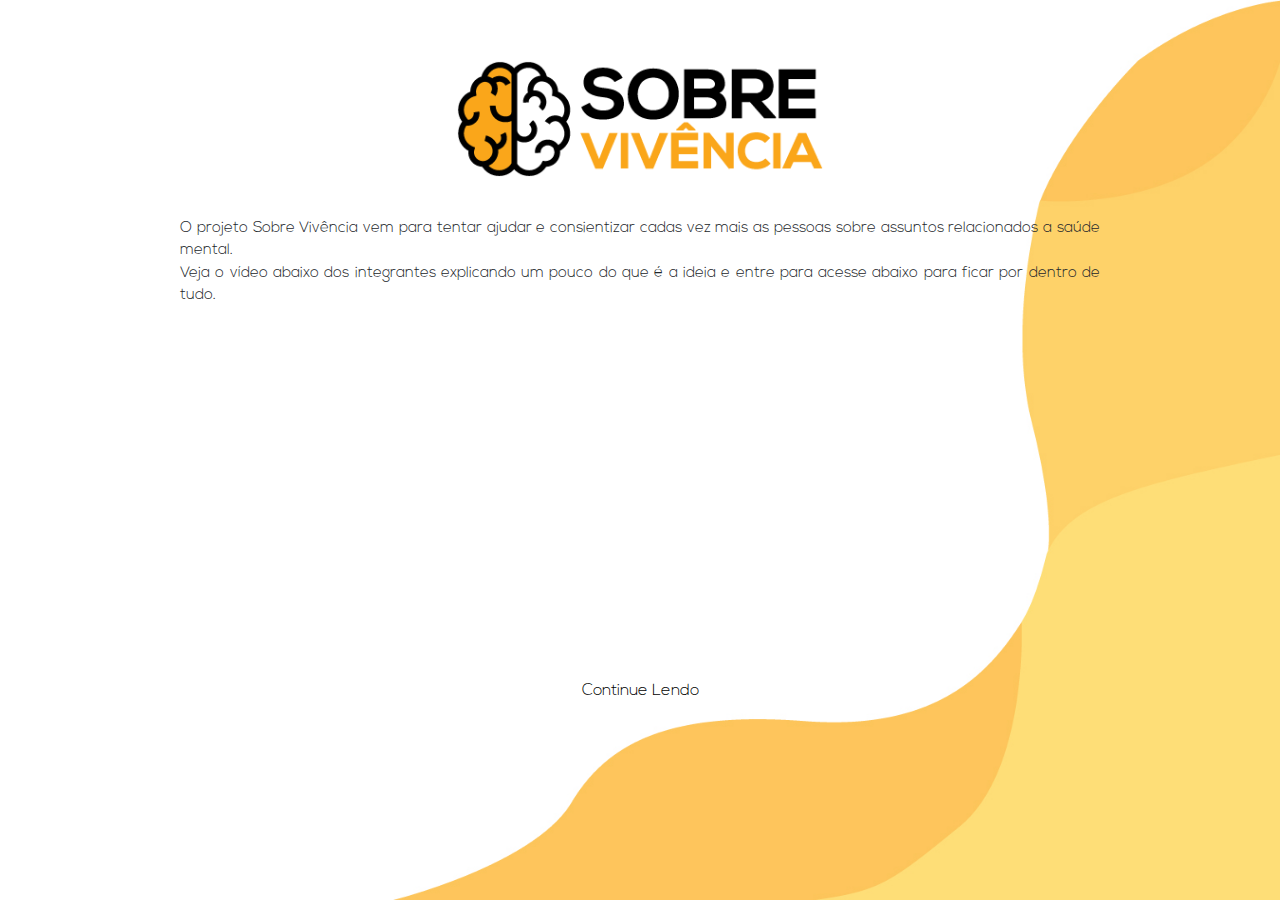
<file: Index.html>
<html>
<head>
    <title>Sobre Vivência</title>
    <meta charset="UTF-8">
    <meta name="viewport" content="width=device-width, initial-scale=1.0">
    <link rel="stylesheet" href="https://maxcdn.bootstrapcdn.com/bootstrap/4.3.1/css/bootstrap.min.css">
    <link rel="stylesheet" href="https://use.fontawesome.com/releases/v5.6.3/css/all.css" integrity="sha384-UHRtZLI+pbxtHCWp1t77Bi1L4ZtiqrqD80Kn4Z8NTSRyMA2Fd33n5dQ8lWUE00s/" crossorigin="anonymous">
    <link rel="stylesheet" href="css/style.css">
</head>

<body>
    <div class="background-home">
        <div class="container">
            <div class="row">
                <div class="col-1">
                </div>
                <div class="col-10">
                    <div class="row">
                        <div class="col-12">
                            <div style="text-align: center;">
                                <img src="image/Logo.png" alt="Logo Sobre Vivência" class="logo-home">
                            </div>                        
                        </div>
                        <div class="col-12">
                                <p style="padding-top: 40px; font-family: 'Nexa Light', sans-serif; text-align: justify; font-size: 15px;">O projeto Sobre Vivência vem para tentar ajudar e consientizar cadas vez mais as pessoas sobre assuntos relacionados a saúde mental.<br>
                                    Veja o vídeo abaixo dos integrantes explicando um pouco do que é a ideia e entre para acesse abaixo para ficar por dentro de tudo.</p>
                        </div>
                        <div class="col-12">
                            <div class="video">
                                <iframe width="560" height="315" src="https://www.youtube.com/embed/k-dC1OLbPrE" frameborder="0" allow="accelerometer; autoplay; encrypted-media; gyroscope; picture-in-picture" allowfullscreen></iframe>
                            </div>
                        </div>
                        <div class="col-12">
                            <div class="continue-lendo">
                                <a href="o-projeto.html">   
                                    <p>Continue Lendo</p> 
                                    <i class="fas fa-angle-down"></i>
                                </a>
                            </div>
                        </div>
                    </div>
                </div>
            </div>
        </div>
    </div>
</body>
</file>
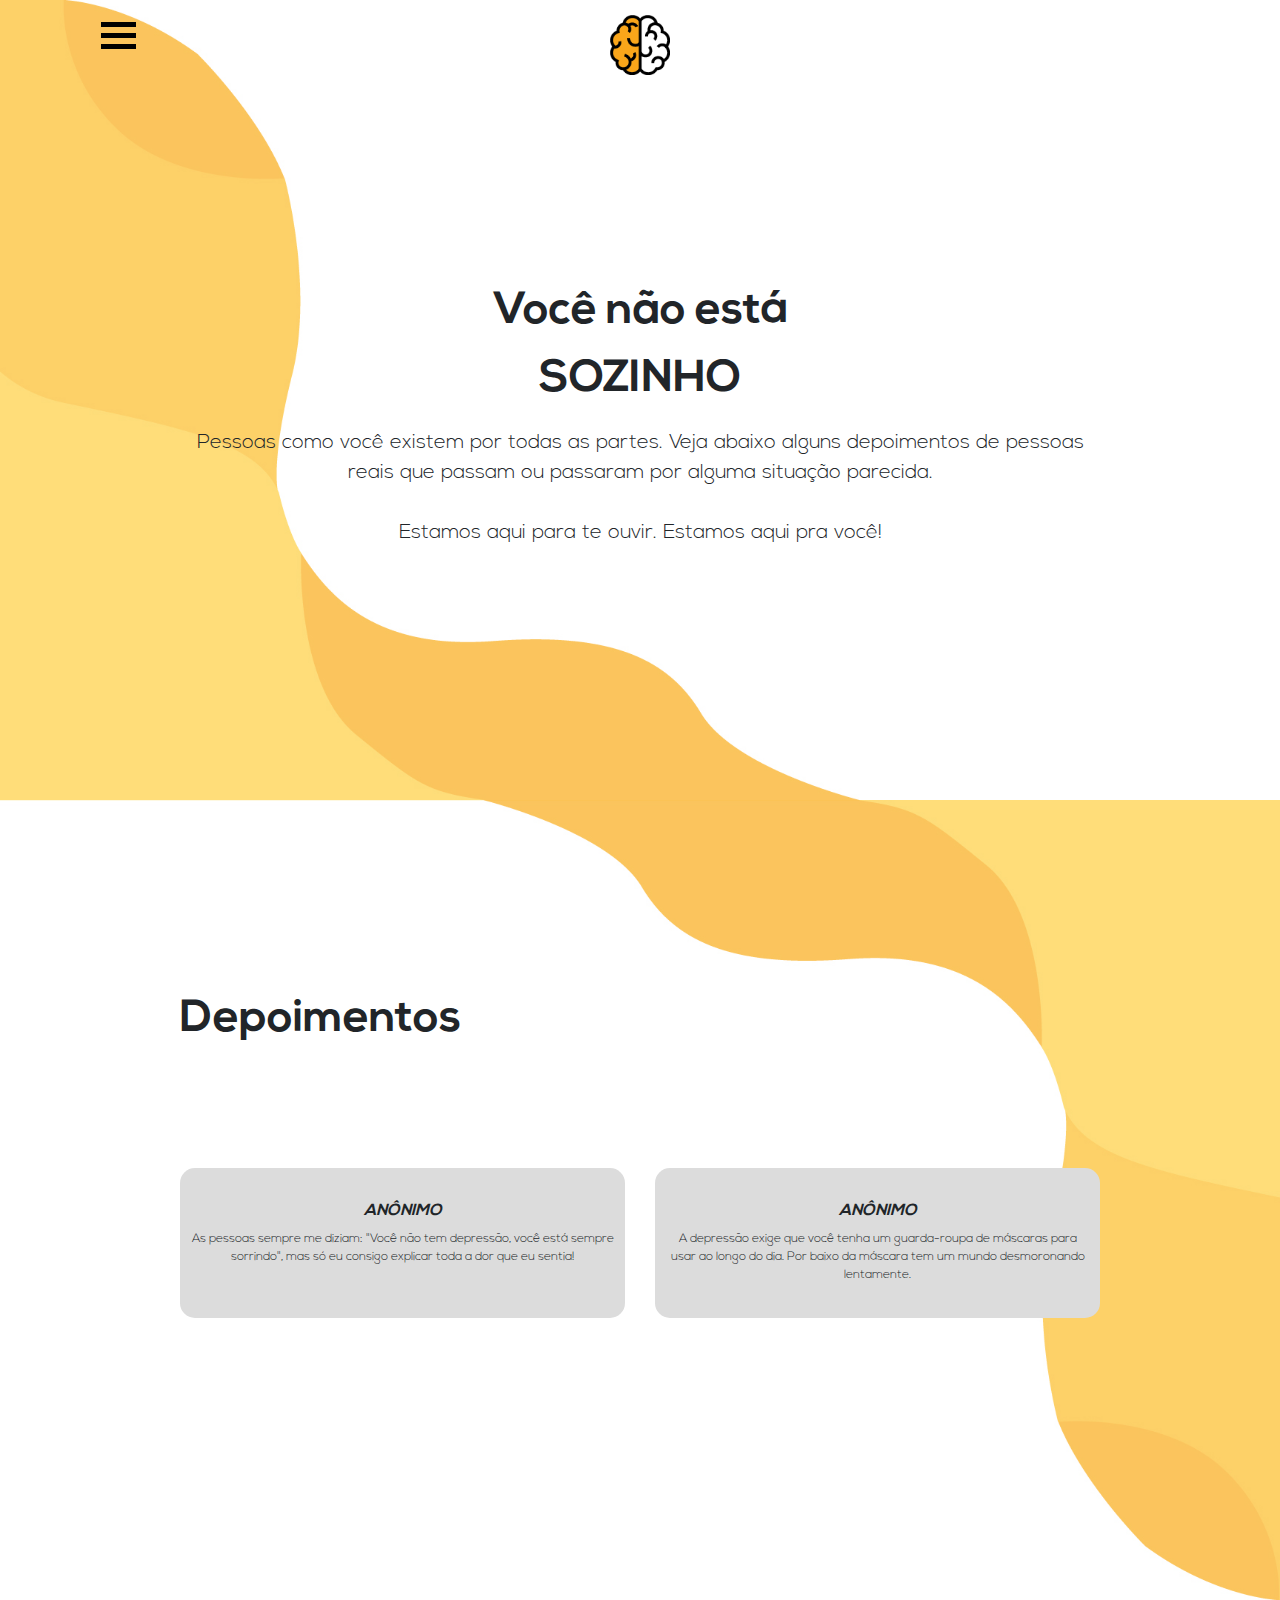
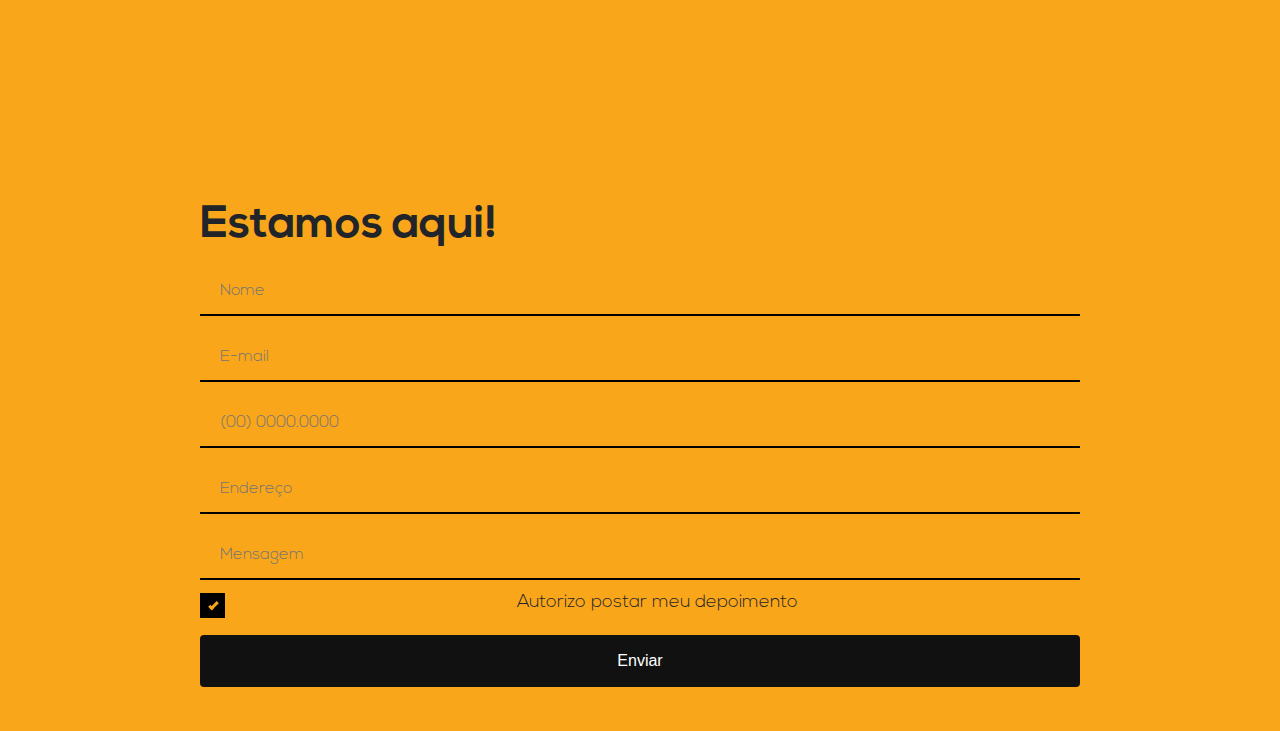
<file: depoimentos.html>
<html>

<head>
    <title>Sobre Vivência</title>
    <meta charset="UTF-8">
    <meta name="viewport" content="width=device-width, initial-scale=1.0">
    <link rel="stylesheet" href="https://maxcdn.bootstrapcdn.com/bootstrap/4.3.1/css/bootstrap.min.css">
    <link rel="stylesheet" href="css/style.css">
</head>

<body>
    <div class="background-projeto-4">
        <div class="nav-celular" style="width: 100%; position: fixed; top: 0; left: 0; z-index: 99;">
            <div class="container">
                <div class="row" tag="cabecalho">
                    <div class="col-1">
                        <div id="mySidenav" class="sidenav">
                            <div class="sidenav-link">
                                <a href="o-projeto.html">O Projeto</a>
                                <a href="voce-sabia.html">Você Sabia?</a>
                                <a href="entrevistas.html">Entrevistas</a>
                                <a href="depoimentos.html">Depoimentos</a>
                            </div>
                            <div class="sidenav-social">
                                <nav>
                                    <ul class="icones-sociais">
                                        <li>
                                            <a href="https://www.instagram.com/sobre.vivencia.uam/" target="_blank" class="instagram">
                                                instagram
                                            </a>
                                        </li>
                                        <li>
                                            <a href="https://www.facebook.com/sobre.vivencia.uam/" target="_blank" class="facebook">
                                                facebook
                                            </a>
                                        </li>
                                        <li>
                                            <a href="https://www.youtube.com/channel/UCqBCN3TvtbM7kifGtlwQaRw/" target="_blank" class="youtube">
                                                youtube
                                            </a>
                                        </li>
                                    </ul>
                                </nav>
                            </div>
                        </div>
                        <div id="main"
                            style="margin-left: 0px; display: block; position: relative; left: 0px; color: #000000; z-index :99999">
                            <div class="btn-menu" onclick="toggleNav(this);">
                                <div class="bar1"></div>
                                <div class="bar2"></div>
                                <div class="bar3"></div>
                            </div>
                        </div>
                        <script>
                            function toggleNav(x) {
                                document.getElementById("mySidenav").style.width = document.getElementById("mySidenav").style.width === "100%" ? '' : "100%";
                                document.getElementById("main").style.width = document.getElementById("main").style.width === "250px" ? '' : "250px";
                                x.classList.toggle("change");
                            }
                        </script>
                    </div>
                    <div class="col-10">
                        <div class="logo">
                            <a href="o-projeto.html">
                                <img src="image/logo-reduzido.png" alt="Cerebro" style="width: 60px; margin-top: 5px;">
                            </a>
                        </div>
                    </div>
                </div>
            </div>
        </div>
        <div class="container">
            <div class="row">
                <div class="col-1">
                </div>
                <div class="col-10">
                    <div class="row">
                        <div class="col-12">
                            <div class="titulo-7">
                                <p>Você não está<br>
                                   SOZINHO</p>
                            </div>
                            <div class="texto-2">
                                <p>Pessoas como você existem por todas as partes. Veja abaixo alguns depoimentos de pessoas reais que passam ou passaram por alguma situação parecida.<br>
                                <br>Estamos aqui para te ouvir. Estamos aqui pra você!</p>
                            </div>
                        </div>
                    </div>
                </div>
            </div>
        </div>
    </div>
    <div class="background-projeto-5">
        <div class="container">
            <div class="row">
                <div class="col-1">
                </div>
                <div class="col-10">
                    <div class="row">
                        <div class="col-12 col-sm-12 col-md-12 col-lg-12 col-xl-12">
                            <div class="titulo-9">
                                <p>Depoimentos</p>
                            </div>
                        </div>
                        <div class="col-12 col-sm-12 col-md-6 col-lg-6 col-xl-6">
                            <div class="depoimento">
                                <p style="text-align: center; padding-top: 30px; margin-bottom: 8px; font-family: 'Nexa Bold', sans-serif;"><i>ANÔNIMO</i></p>
                                <p style="text-align: center; font-family: 'Nexa Light', sans-serif; font-size: 12px; padding-left: 10px; padding-right: 10px;">As pessoas sempre me diziam: "Você não tem depressão, você está sempre sorrindo", mas só eu consigo explicar toda a dor que eu sentia!</p>
                            </div>
                        </div>
                        <div class="col-12 col-sm-12 col-md-6 col-lg-6 col-xl-6">
                            <div class="depoimento">
                                <p style="text-align: center; padding-top: 30px; margin-bottom: 8px; font-family: 'Nexa Bold', sans-serif;"><i>ANÔNIMO</i></p>
                                <p style="text-align: center; font-family: 'Nexa Light', sans-serif; font-size: 12px; padding-left: 10px; padding-right: 10px;">A depressão exige que você tenha um guarda-roupa de máscaras para usar ao longo do dia. Por baixo da máscara tem um mundo desmoronando lentamente.</p>    
                            </div>
                        </div>
                    </div>
                </div>
            </div>
        </div>
    </div>
    <div class="fale-conosco">
        <div class="container">
            <div class="row">
                <div class="col-1">
                </div>
                <div class="col-10">
                    <div class="row">
                        <div class="col-12">
                            <div class="formulario">
                                <h1 class="titulo-9">Estamos aqui!</h1>
                                <form name="contato.html" method="POST"action="php/formulario.php">
                                  <input type="text" id="fname" name="nome" placeholder="Nome">
                                  <input type="text" id="email" name="email" placeholder="E-mail">
                                  <input type="text" id="fone" name="telefone" placeholder="(00) 0000.0000">
                                  <input type="text" id="endereco" name="endereco" placeholder="Endereço">
                                  <input type="text" id="mensagem" name="mensagem" placeholder="Mensagem">
                                  <label class="checkbox">Autorizo postar meu depoimento
                                    <input type="checkbox" checked="checked">
                                    <span class="checkmark"></span>
                                  </label>
                                  <input type="submit" value="Enviar">
                                </form>
                              </div>
                        </div>
                    </div>
                </div>
            </div>
        </div>
    </div>
</body>
</file>
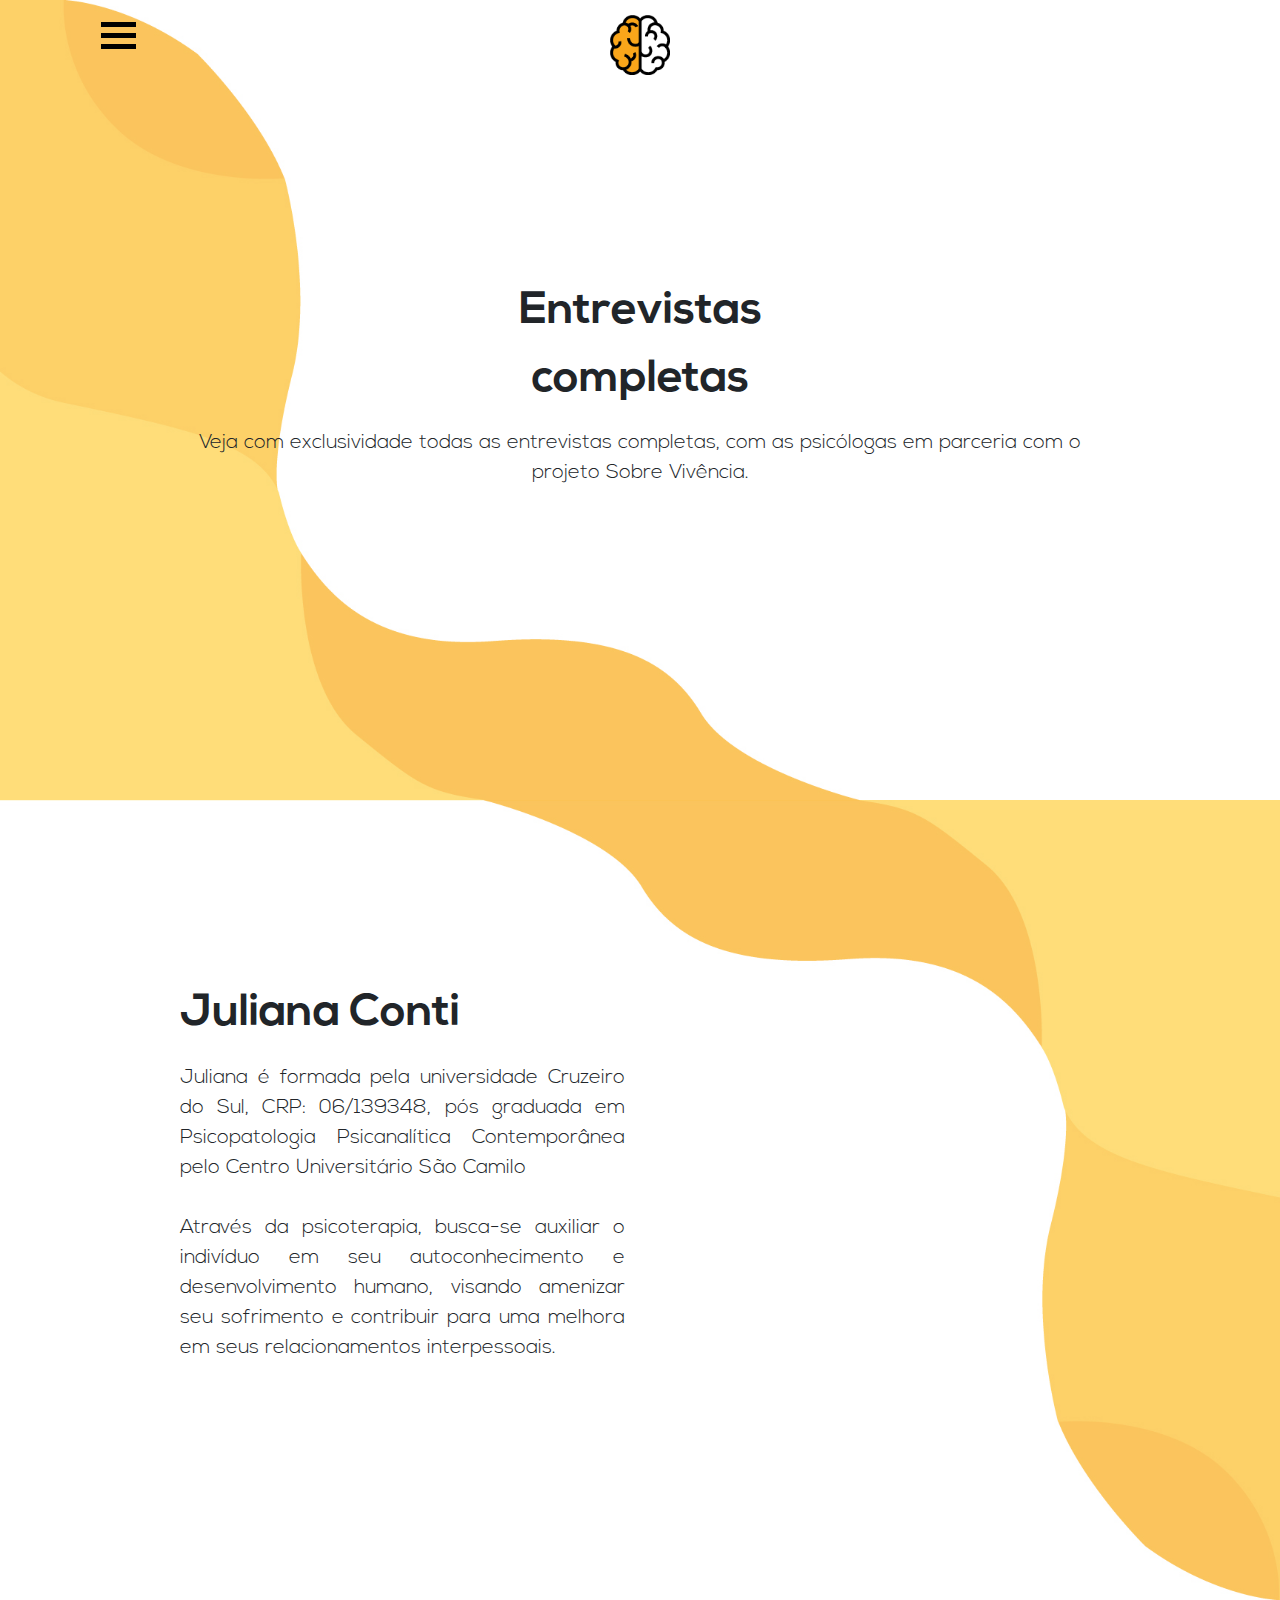
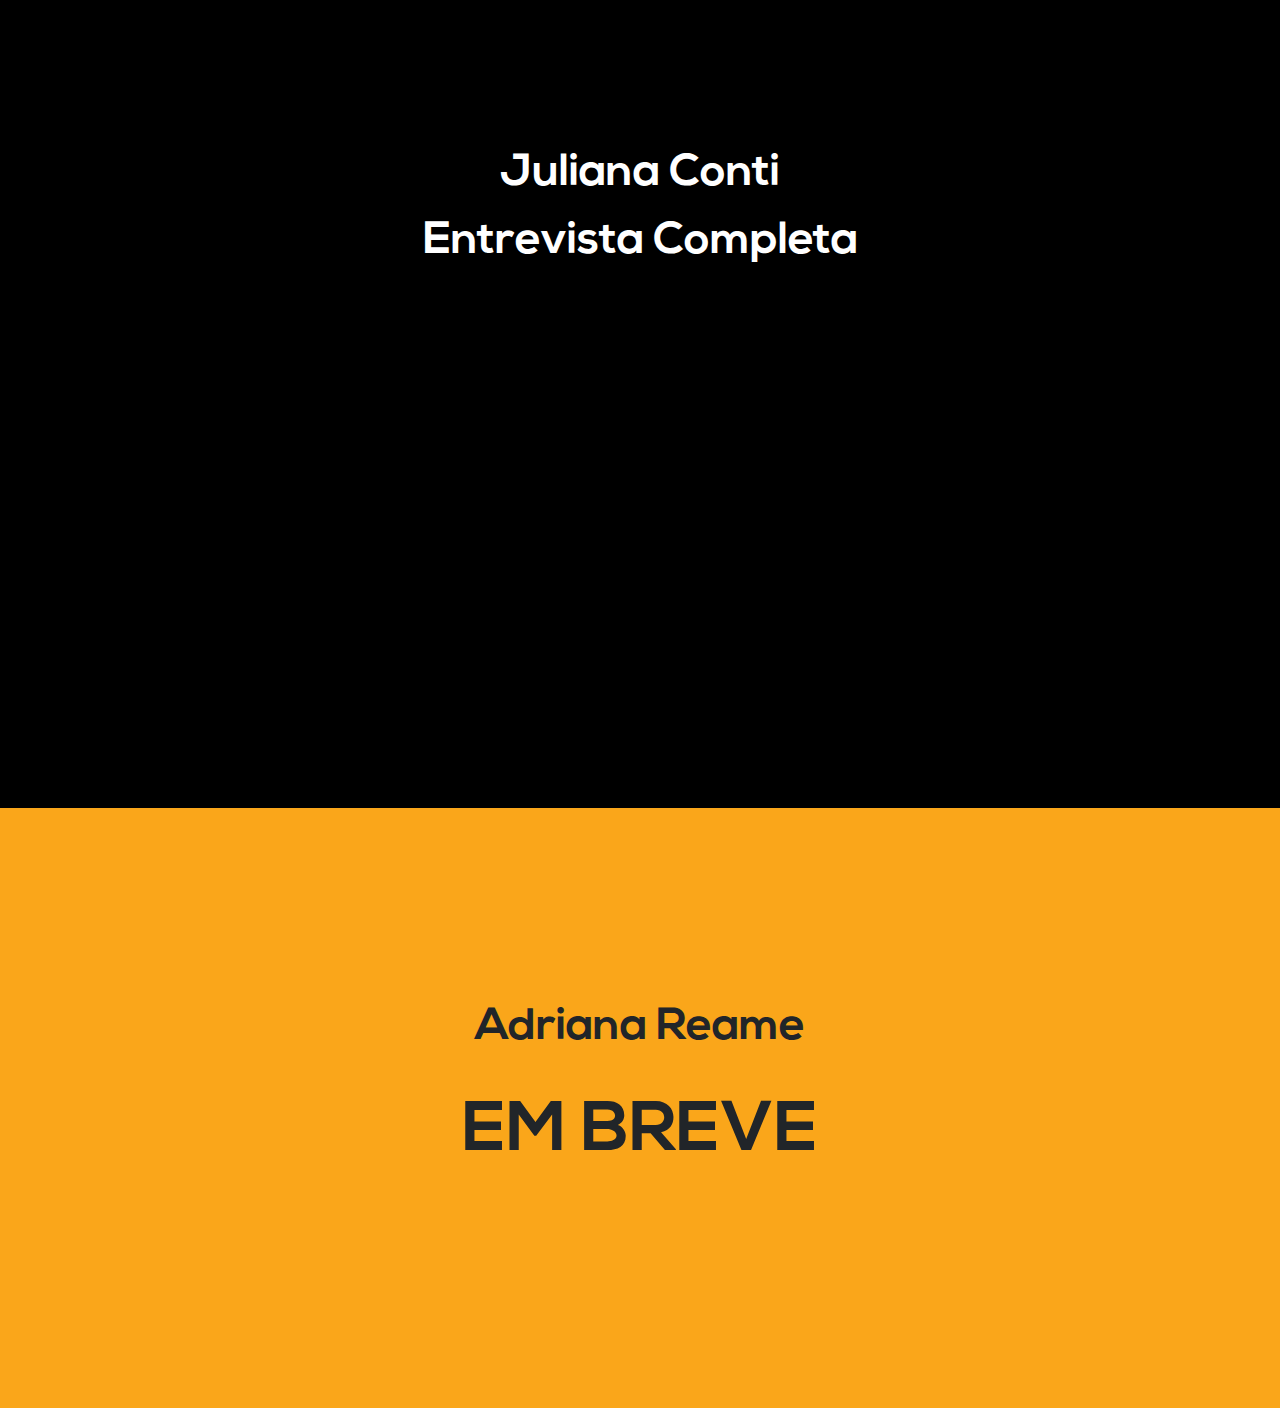
<file: entrevistas.html>
<html>

<head>
    <title>Sobre Vivência</title>
    <meta charset="UTF-8">
    <meta name="viewport" content="width=device-width, initial-scale=1.0">
    <link rel="stylesheet" href="https://maxcdn.bootstrapcdn.com/bootstrap/4.3.1/css/bootstrap.min.css">
    <link rel="stylesheet" href="css/style.css">
</head>

<body>
    <div class="background-projeto-4">
        <div class="nav-celular" style="width: 100%; position: fixed; top: 0; left: 0; z-index: 99;">
            <div class="container">
                <div class="row" tag="cabecalho">
                    <div class="col-1">
                        <div id="mySidenav" class="sidenav">
                            <div class="sidenav-link">
                                <a href="o-projeto.html">O Projeto</a>
                                <a href="voce-sabia.html">Você Sabia?</a>
                                <a href="entrevistas.html">Entrevistas</a>
                                <a href="depoimentos.html">Depoimentos</a>
                            </div>
                            <div class="sidenav-social">
                                <nav>
                                    <ul class="icones-sociais">
                                        <li>
                                            <a href="https://www.instagram.com/sobre.vivencia.uam/" target="_blank" class="instagram">
                                                instagram
                                            </a>
                                        </li>
                                        <li>
                                            <a href="https://www.facebook.com/sobre.vivencia.uam/" target="_blank" class="facebook">
                                                facebook
                                            </a>
                                        </li>
                                        <li>
                                            <a href="https://www.youtube.com/channel/UCqBCN3TvtbM7kifGtlwQaRw/" target="_blank" class="youtube">
                                                youtube
                                            </a>
                                        </li>
                                    </ul>
                                </nav>
                            </div>
                        </div>
                        <div id="main"
                            style="margin-left: 0px; display: block; position: relative; left: 0px; color: #000000; z-index :99999">
                            <div class="btn-menu" onclick="toggleNav(this);">
                                <div class="bar1"></div>
                                <div class="bar2"></div>
                                <div class="bar3"></div>
                            </div>
                        </div>
                        <script>
                            function toggleNav(x) {
                                document.getElementById("mySidenav").style.width = document.getElementById("mySidenav").style.width === "100%" ? '' : "100%";
                                document.getElementById("main").style.width = document.getElementById("main").style.width === "250px" ? '' : "250px";
                                x.classList.toggle("change");
                            }
                        </script>
                    </div>
                    <div class="col-10">
                        <div class="logo">
                            <a href="o-projeto.html">
                                <img src="image/logo-reduzido.png" alt="Cerebro" style="width: 60px; margin-top: 5px;">
                            </a>
                        </div>
                    </div>
                </div>
            </div>
        </div>
        <div class="container">
            <div class="row">
                <div class="col-1">
                </div>
                <div class="col-10">
                    <div class="row">
                        <div class="col-12">
                            <div class="titulo-7">
                                <p>Entrevistas<br>
                                   completas</p>
                            </div>
                            <div class="texto-2">
                                <p>Veja com exclusividade todas as entrevistas completas, com as psicólogas em parceria com o projeto Sobre Vivência.</p>
                            </div>
                        </div>
                    </div>
                </div>
            </div>
        </div>
    </div>
    <div class="background-projeto-5">
        <div class="container">
            <div class="row">
                <div class="col-1">
                </div>
                <div class="col-10">
                    <div class="row">
                        <div class="col-12 col-sm-12 col-md-6 col-lg-6 col-xl-6">
                            <div class="titulo">
                                <p>Juliana Conti</p>
                            </div>
                            <div class="texto">
                                    <p>Juliana é formada pela universidade Cruzeiro do Sul, CRP: 06/139348, pós graduada em  Psicopatologia Psicanalítica Contemporânea pelo Centro Universitário São Camilo<br>
                                    <br>Através da psicoterapia, busca-se auxiliar o indivíduo em seu autoconhecimento e desenvolvimento humano, visando amenizar seu sofrimento e contribuir para uma melhora em seus relacionamentos interpessoais.</p>
                            </div>
                        </div>
                    </div>
                </div>
            </div>
        </div>
    </div>
    <div class="trailer">
        <div class="container">
            <div class="row">
                <div class="col-1">
                </div>
                <div class="col-10">
                    <div class="row">
                        <div class="col-12">
                            <div class="titulo-10">
                                <p>Juliana Conti<br>Entrevista Completa</p>
                            </div>
                            <div class="video-3">
                                <iframe width="560" height="315" src="https://www.youtube.com/embed/qJ_rdrPNRe8" frameborder="0" allow="accelerometer; autoplay; encrypted-media; gyroscope; picture-in-picture" allowfullscreen></iframe>
                            </div>
                        </div>
                    </div>
                </div>
            </div>
        </div>
    </div>
    <div class="em-breve">
        <div class="container">
            <div class="row">
                <div class="col-1">
                </div>
                <div class="col-10">
                    <div class="row">
                        <div class="col-12">
                            <div class="titulo-8">
                                <p>Adriana Reame</p>
                            </div>
                            <div class="texto-4">
                                <p>EM BREVE</p>
                            </div>
                        </div>
                    </div>
                </div>
            </div>
        </div>
    </div>
</body>
</file>
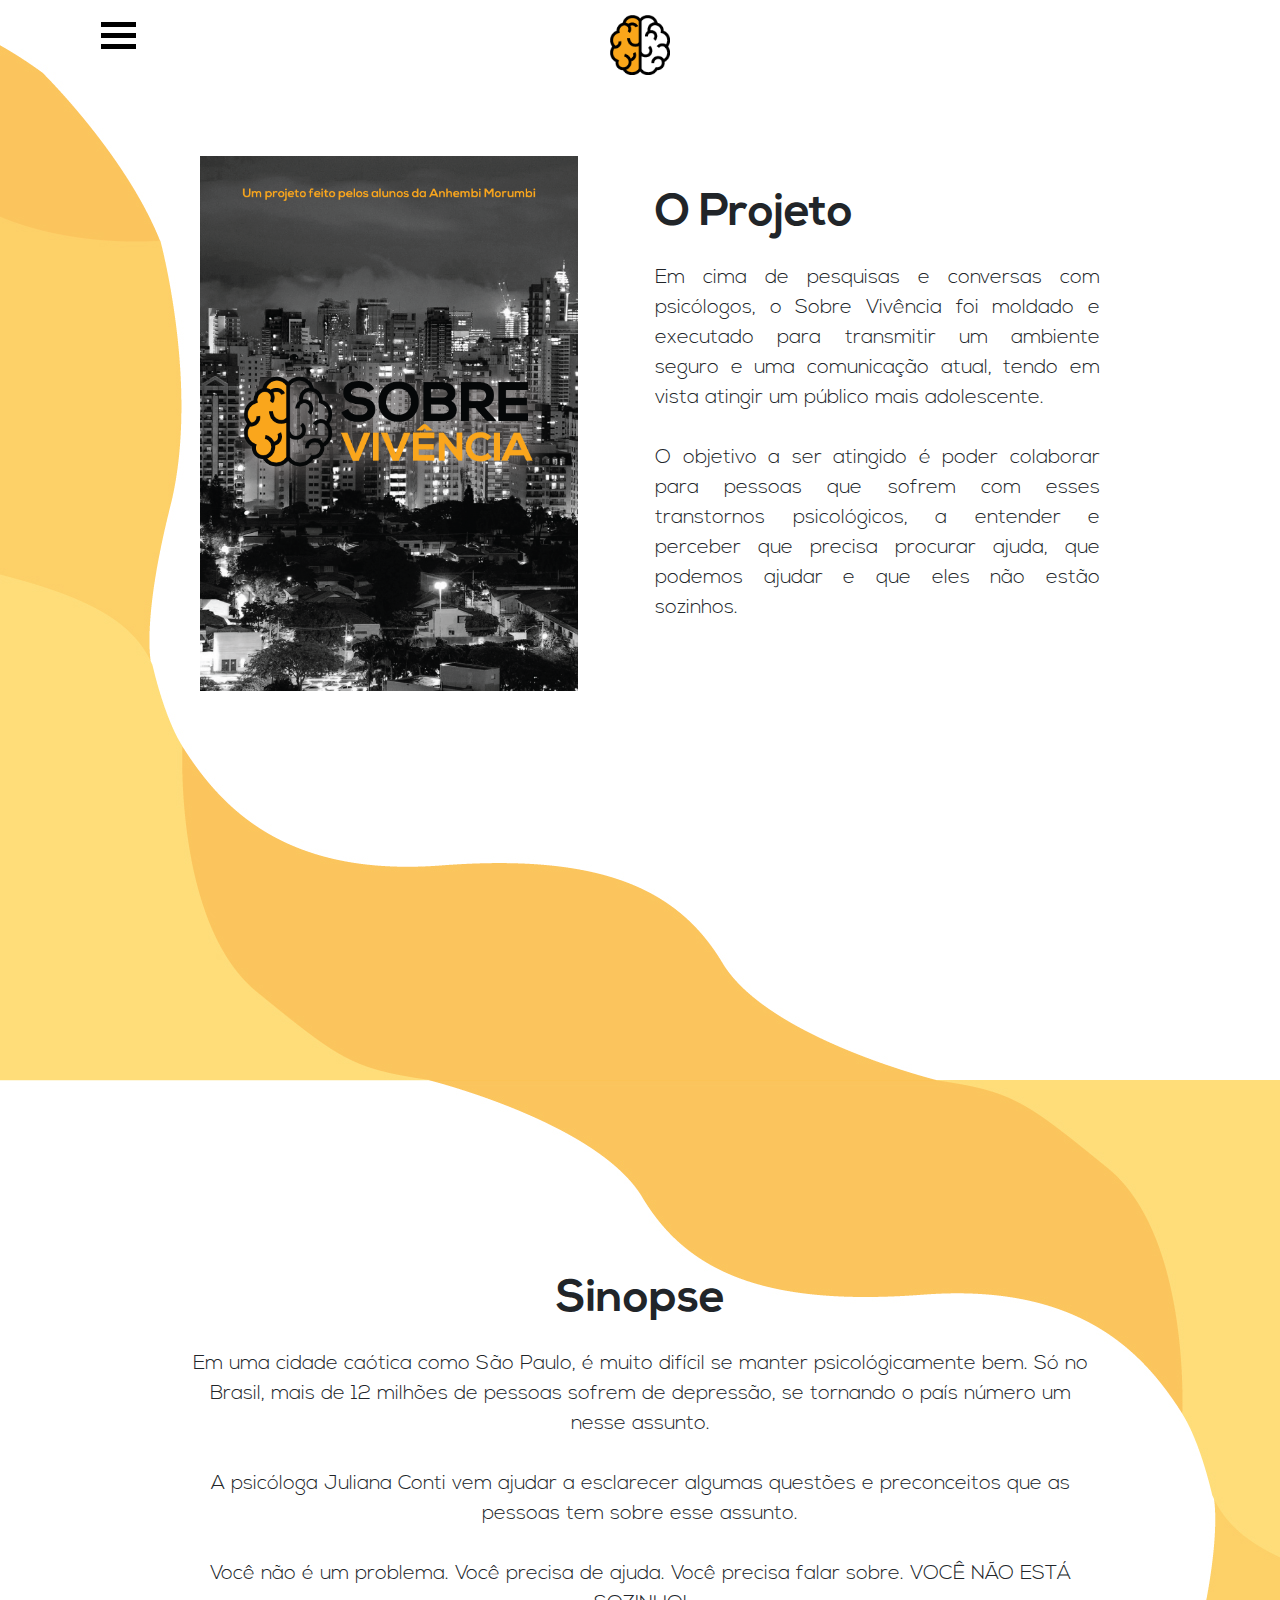
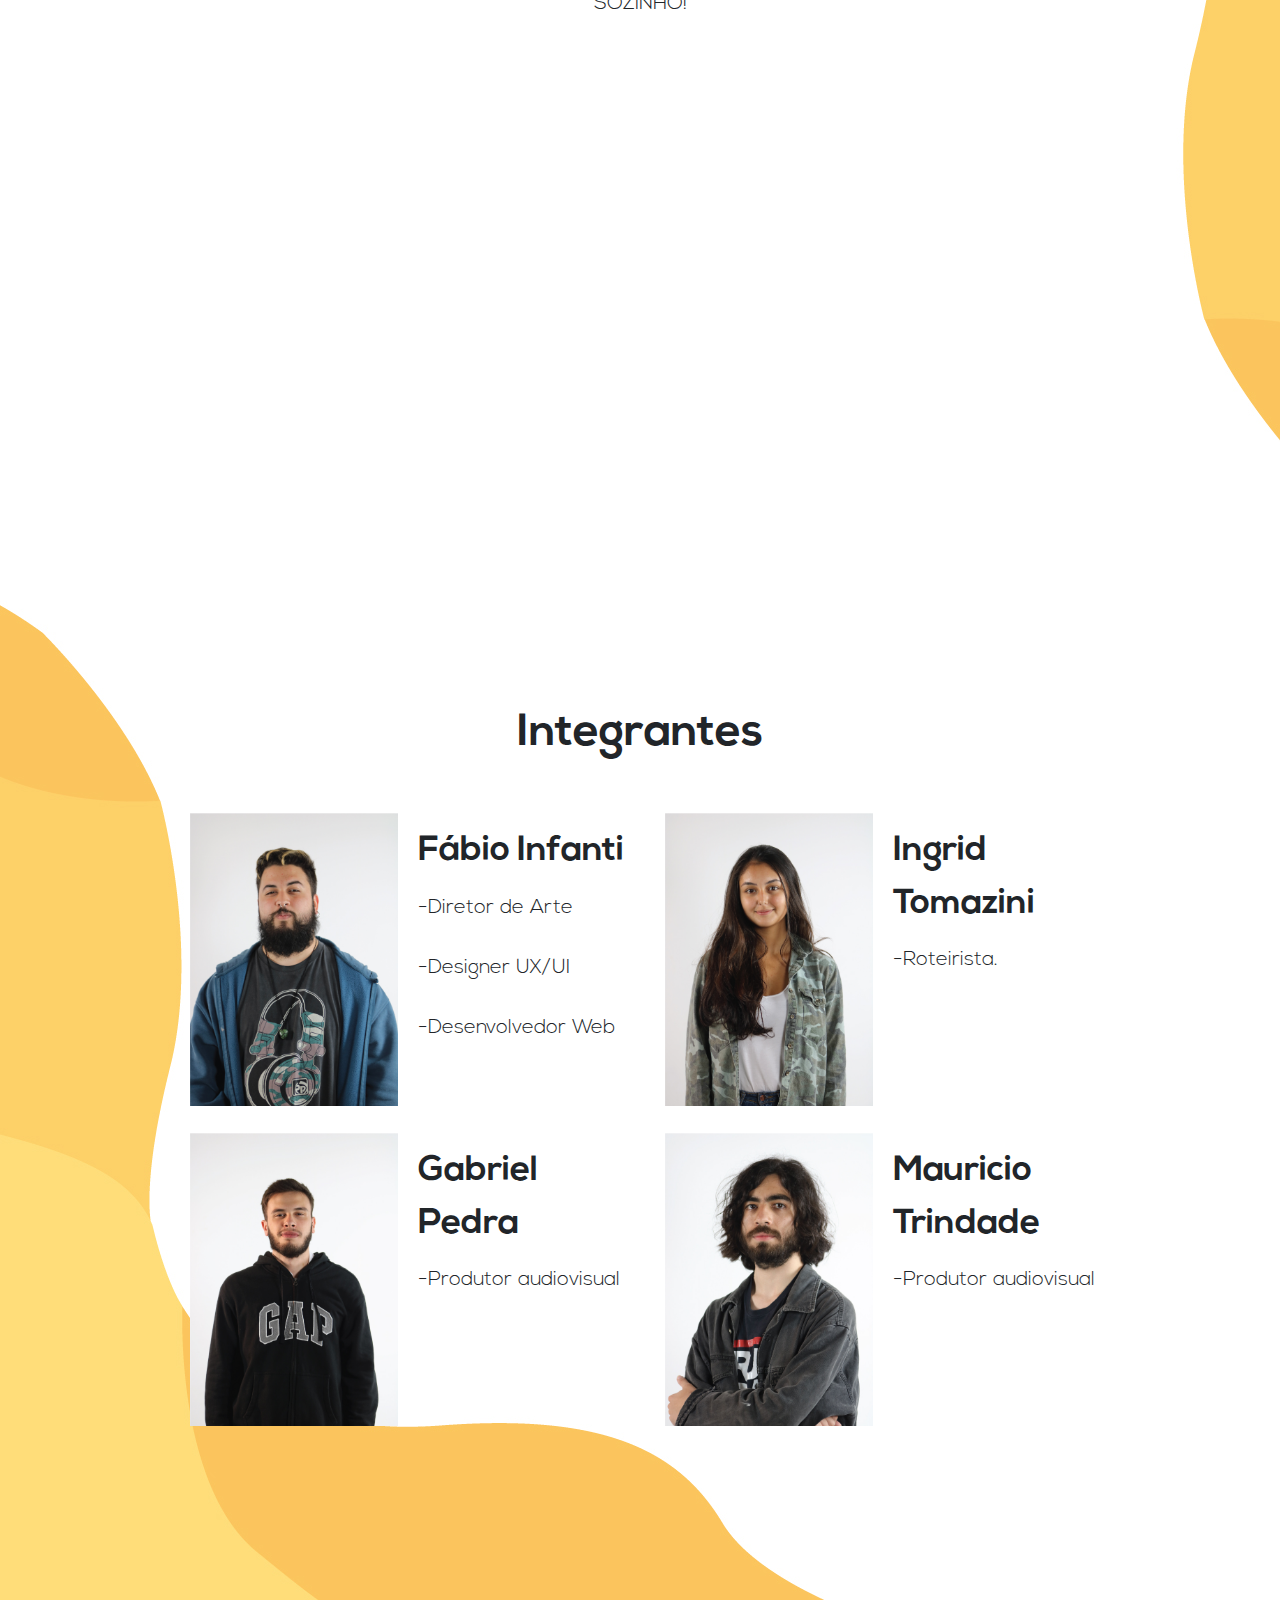
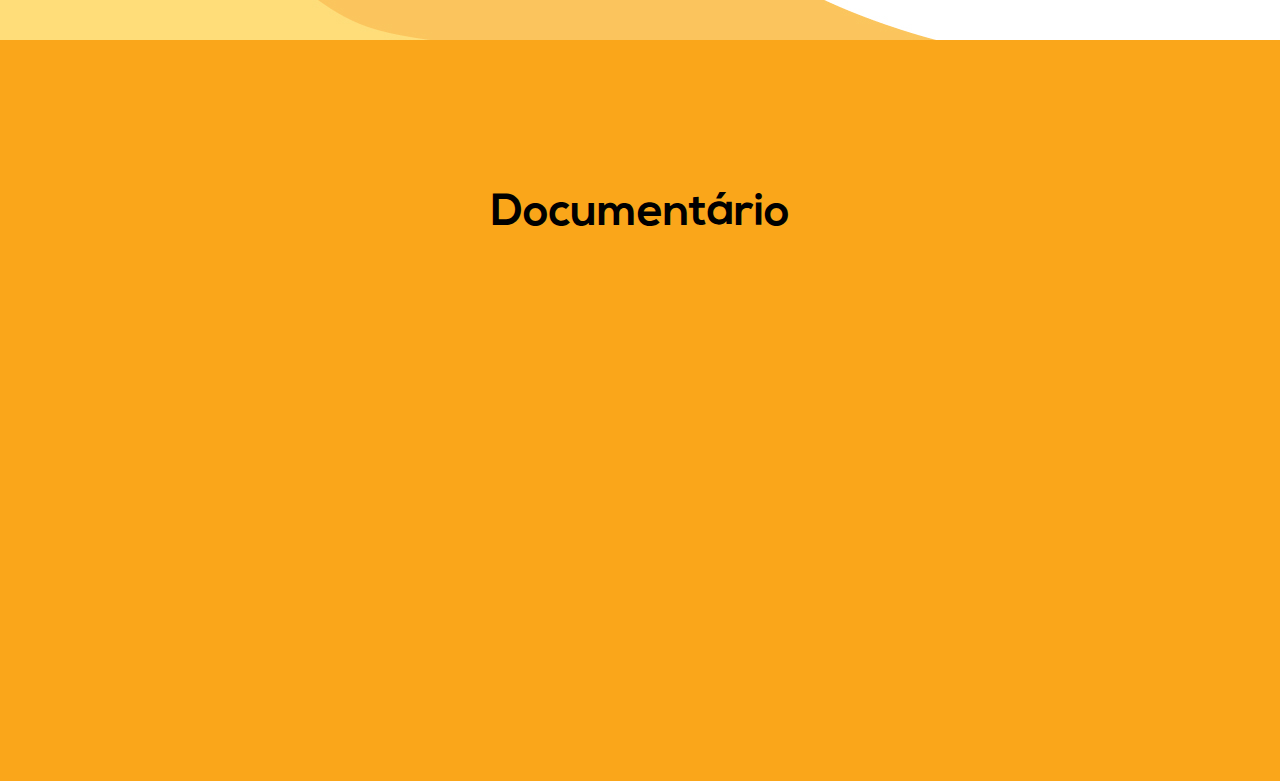
<file: o-projeto.html>
<html>
<head>
    <title>Sobre Vivência</title>
    <meta charset="UTF-8">
    <meta name="viewport" content="width=device-width, initial-scale=1.0">
    <link rel="stylesheet" href="https://maxcdn.bootstrapcdn.com/bootstrap/4.3.1/css/bootstrap.min.css">
    <link rel="stylesheet" href="css/style.css">
</head>

<body>
    <div class="background-projeto-1">
        <div class="nav-celular"
        style="width: 100%; position: fixed; top: 0; left: 0; z-index: 99;">
            <div class="container">
                <div class="row" tag="cabecalho">
                    <div class="col-1">
                        <div id="mySidenav" class="sidenav">
                            <div class="sidenav-link">
                                <a href="o-projeto.html">O Projeto</a>
                                <a href="voce-sabia.html">Você Sabia?</a>
                                <a href="entrevistas.html">Entrevistas</a>
                                <a href="depoimentos.html">Depoimentos</a>
                            </div>
                            <div class="sidenav-social">
                                <nav>
                                    <ul class="icones-sociais">
                                        <li>
                                            <a href="https://www.instagram.com/sobre.vivencia.uam/" target="_blank" class="instagram">
                                                instagram
                                            </a>
                                        </li>
                                        <li>
                                            <a href="https://www.facebook.com/sobre.vivencia.uam/" target="_blank" class="facebook">
                                                facebook
                                            </a>
                                        </li>
                                        <li>
                                            <a href="https://www.youtube.com/channel/UCqBCN3TvtbM7kifGtlwQaRw/" target="_blank" class="youtube">
                                                youtube
                                            </a>
                                        </li>
                                    </ul>
                                </nav>
                            </div>
                        </div>
                        <div id="main"
                        style="margin-left: 0px; display: block; position: relative; left: 0px; color: #000000; z-index :99999">
                            <div class="btn-menu" onclick="toggleNav(this);">
                                <div class="bar1"></div>
                                <div class="bar2"></div>
                                <div class="bar3"></div>
                            </div>
                        </div>
                        <script>
                            function toggleNav(x) {
                                document.getElementById("mySidenav").style.width = document.getElementById("mySidenav").style.width === "100%" ? '' : "100%";
                                document.getElementById("main").style.width = document.getElementById("main").style.width === "250px" ? '' : "250px";
                                x.classList.toggle("change");
                            }
                        </script>
                    </div>
                    <div class="col-10">
                        <div class="logo">
                            <a href="o-projeto.html">
                                <img src="image/logo-reduzido.png" alt="Cerebro" style="width: 60px; margin-top: 5px;">
                            </a>
                        </div>
                    </div>
                </div>
            </div>        
        </div>
        <div class="container">
            <div class="row">
                <div class="col-1">
                </div>
                <div class="col-10">
                    <div class="row">
                        <div class="col-12 col-sm-12 col-md-6 col-lg-6 col-xl-6">
                            <div style="height: 320px;">
                                <img src="image/Poster.png" alt="poster" class="poster">
                            </div>
                        </div>
                        <div class="col-12 col-sm-12 col-md-6 col-lg-6 col-xl-6">
                            <div class="titulo">
                                <p>O Projeto</p>
                            </div>
                            <div class="texto">
                                    <p>Em cima de pesquisas e conversas com psicólogos, o Sobre Vivência foi moldado e executado para transmitir um ambiente seguro e uma comunicação atual, tendo em vista atingir um público mais adolescente.<br>
                                    <br>O objetivo a ser atingido é poder colaborar para pessoas que sofrem com esses transtornos psicológicos, a entender e perceber que precisa procurar ajuda, que podemos ajudar e que eles não estão sozinhos.</p>
                            </div>
                        </div>
                    </div>
                </div>
            </div>
        </div>
    </div>
    <div class="background-projeto-2">
        <div class="container">
            <div class="row">
                <div class="col-1">
                    </div>
                    <div class="col-10">
                        <div class="row">
                            <div class="col-12">
                                <div class="titulo-2">
                                    <p>Sinopse</p>
                                </div>
                                <div class="texto-2">
                                    <p>Em uma cidade caótica como São Paulo, é muito difícil se manter psicológicamente bem. Só no Brasil, mais de 12 milhões de pessoas sofrem de depressão, se tornando o país número um nesse assunto.<br>
                                    <br>A psicóloga Juliana Conti vem ajudar a esclarecer algumas questões e preconceitos que as pessoas tem sobre esse assunto.<br>
                                    <br>Você não é um problema. Você precisa de ajuda. Você precisa falar sobre. VOCÊ NÃO ESTÁ SOZINHO!</p>
                                </div>
                            </div>
                        </div>
                    </div>
            </div>
        </div>
    </div>
    <div class="background-projeto-1">
        <div class="container">
            <div class="row">
                <div class="col-1">
                </div>
                <div class="col-10">
                    <div class="row">
                        <div class="col-12 col-sm-12 col-md-12 col-lg-12 col-xl-12">
                            <div class="titulo-4">
                                <p>Integrantes</p>
                            </div>
                        </div>
                        <div class="col-6 col-sm-6 col-md-3 col-lg-3 col-xl-3">
                            <div style="height: 320px;">
                                <img src="image/fabio.JPG" alt="integrante-fabio" class="integrantes">
                            </div>
                        </div>
                        <div class="col-6 col-sm-6 col-md-3 col-lg-3 col-xl-3">
                            <div class="titulo-5">
                                <p>Fábio Infanti</p>
                            </div>
                            <div class="texto">
                                    <p>-Diretor de Arte<br>
                                    <br>-Designer UX/UI<br>
                                    <br>-Desenvolvedor Web</p>
                            </div>
                        </div>
                        <div class="col-6 col-sm-6 col-md-3 col-lg-3 col-xl-3">
                            <div style="height: 320px;">
                                <img src="image/ingrid.JPG" alt="integrante-fabio" class="integrantes">
                            </div>
                        </div>
                        <div class="col-6 col-sm-6 col-md-3 col-lg-3 col-xl-3">
                            <div class="titulo-5">
                                <p>Ingrid Tomazini</p>
                            </div>
                            <div class="texto">
                                    <p>-Roteirista.</p>
                            </div>
                        </div>
                        <div class="col-6 col-sm-6 col-md-3 col-lg-3 col-xl-3">
                            <div style="height: 320px;">
                                <img src="image/pedra.JPG" alt="integrante-fabio" class="integrantes">
                            </div>
                        </div>
                        <div class="col-6 col-sm-6 col-md-3 col-lg-3 col-xl-3">
                            <div class="titulo-5">
                                <p>Gabriel Pedra</p>
                            </div>
                            <div class="texto">
                                    <p>-Produtor audiovisual</p>
                            </div>
                        </div>
                        <div class="col-6 col-sm-6 col-md-3 col-lg-3 col-xl-3">
                            <div style="height: 320px;">
                                <img src="image/mauricio.JPG" alt="integrante-fabio" class="integrantes">
                            </div>
                        </div>
                        <div class="col-6 col-sm-6 col-md-3 col-lg-3 col-xl-3">
                            <div class="titulo-5">
                                <p>Mauricio Trindade</p>
                            </div>
                            <div class="texto">
                                    <p>-Produtor audiovisual</p>
                            </div>
                        </div>
                    </div>
                </div>
            </div>
        </div>
    </div>
    <div class="background-projeto-3">
        <div class="container">
            <div class="row">
                <div class="col-1">
                    </div>
                    <div class="col-10">
                        <div class="row">
                            <div class="col-12">
                            
                            </div>
                        </div>
                    </div>
            </div>
        </div>
    </div>
    <div class="documentario">
        <div class="container">
            <div class="row">
                <div class="col-1">
                </div>
                <div class="col-10">
                    <div class="row">
                        <div class="col-12">
                            <div class="titulo-6">
                                <p>Documentário</p>
                            </div>
                            <div class="video-2">
                                <iframe width="560" height="315" src="https://www.youtube.com/embed/0RB-iJWzKVg" frameborder="0" allow="accelerometer; autoplay; encrypted-media; gyroscope; picture-in-picture" allowfullscreen></iframe>
                            </div>
                        </div>
                    </div>
                </div>
            </div>
        </div>
    </div>
</body>
</file>
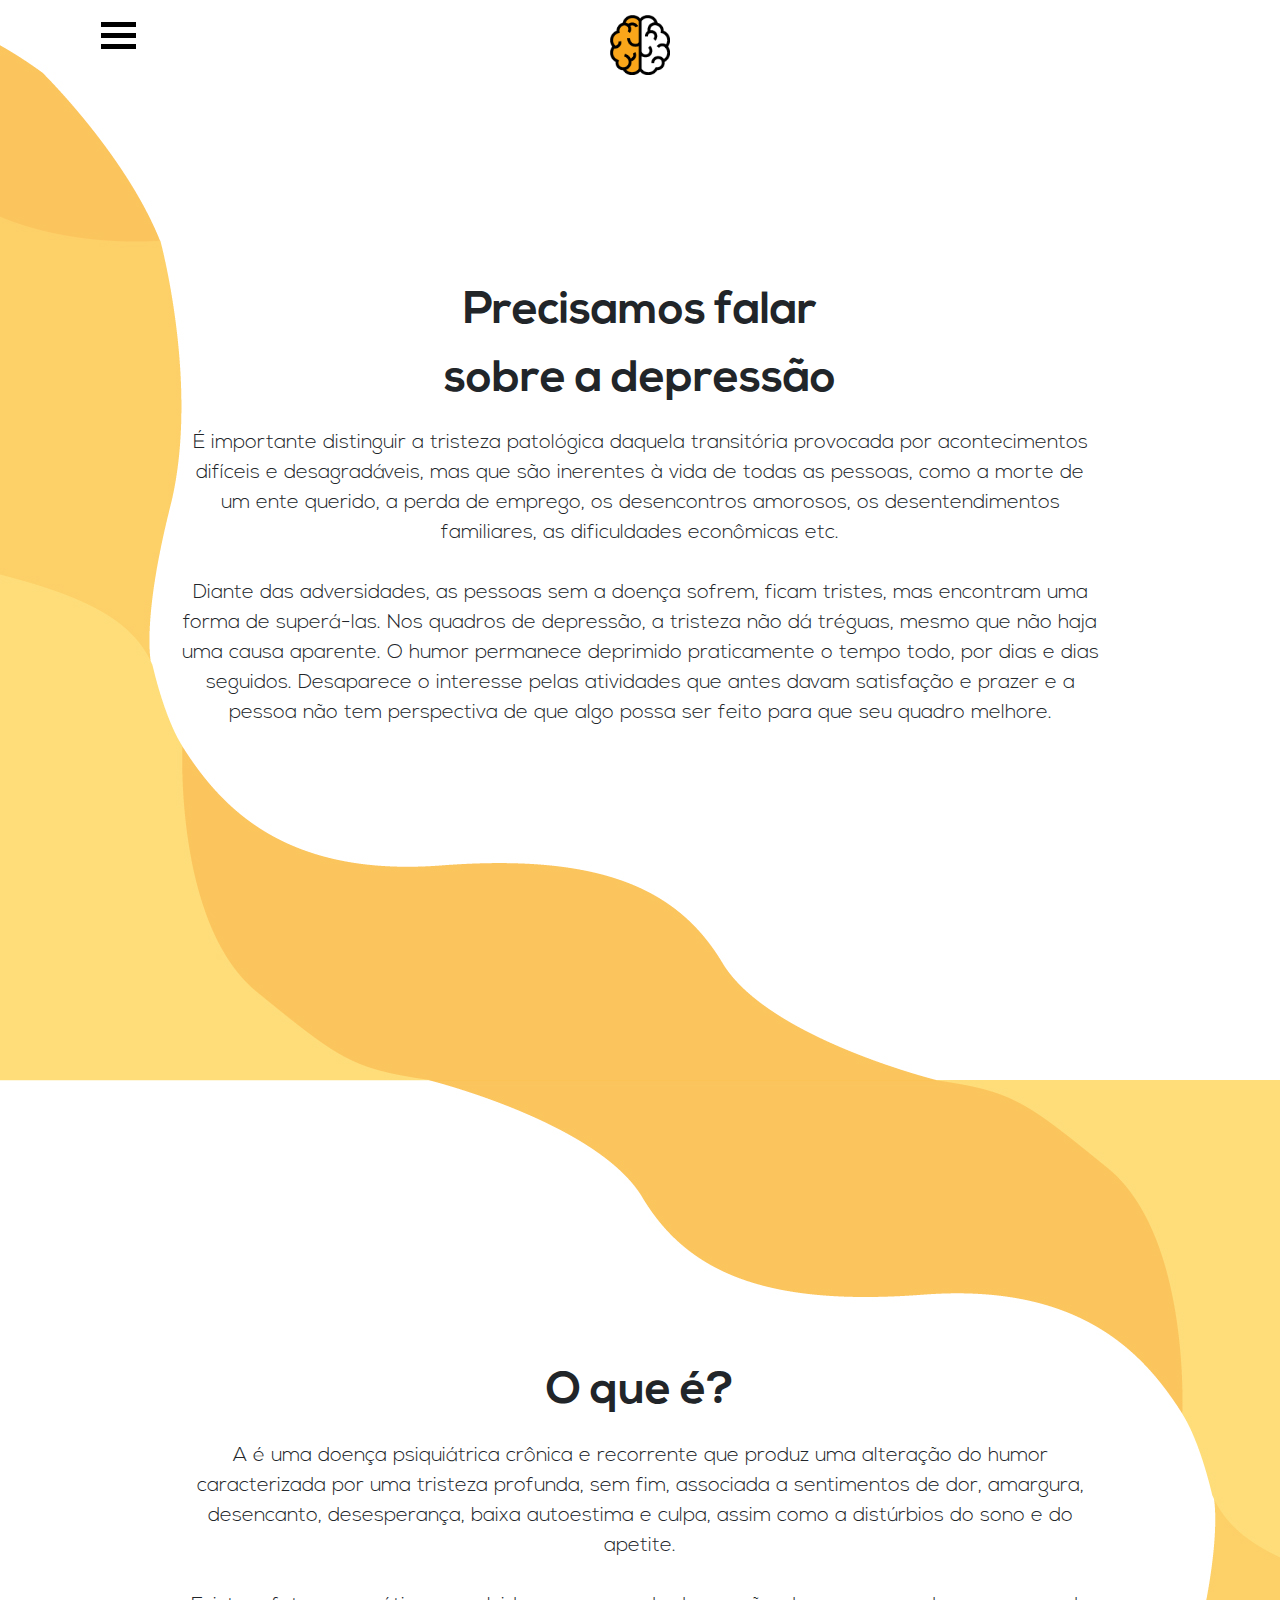
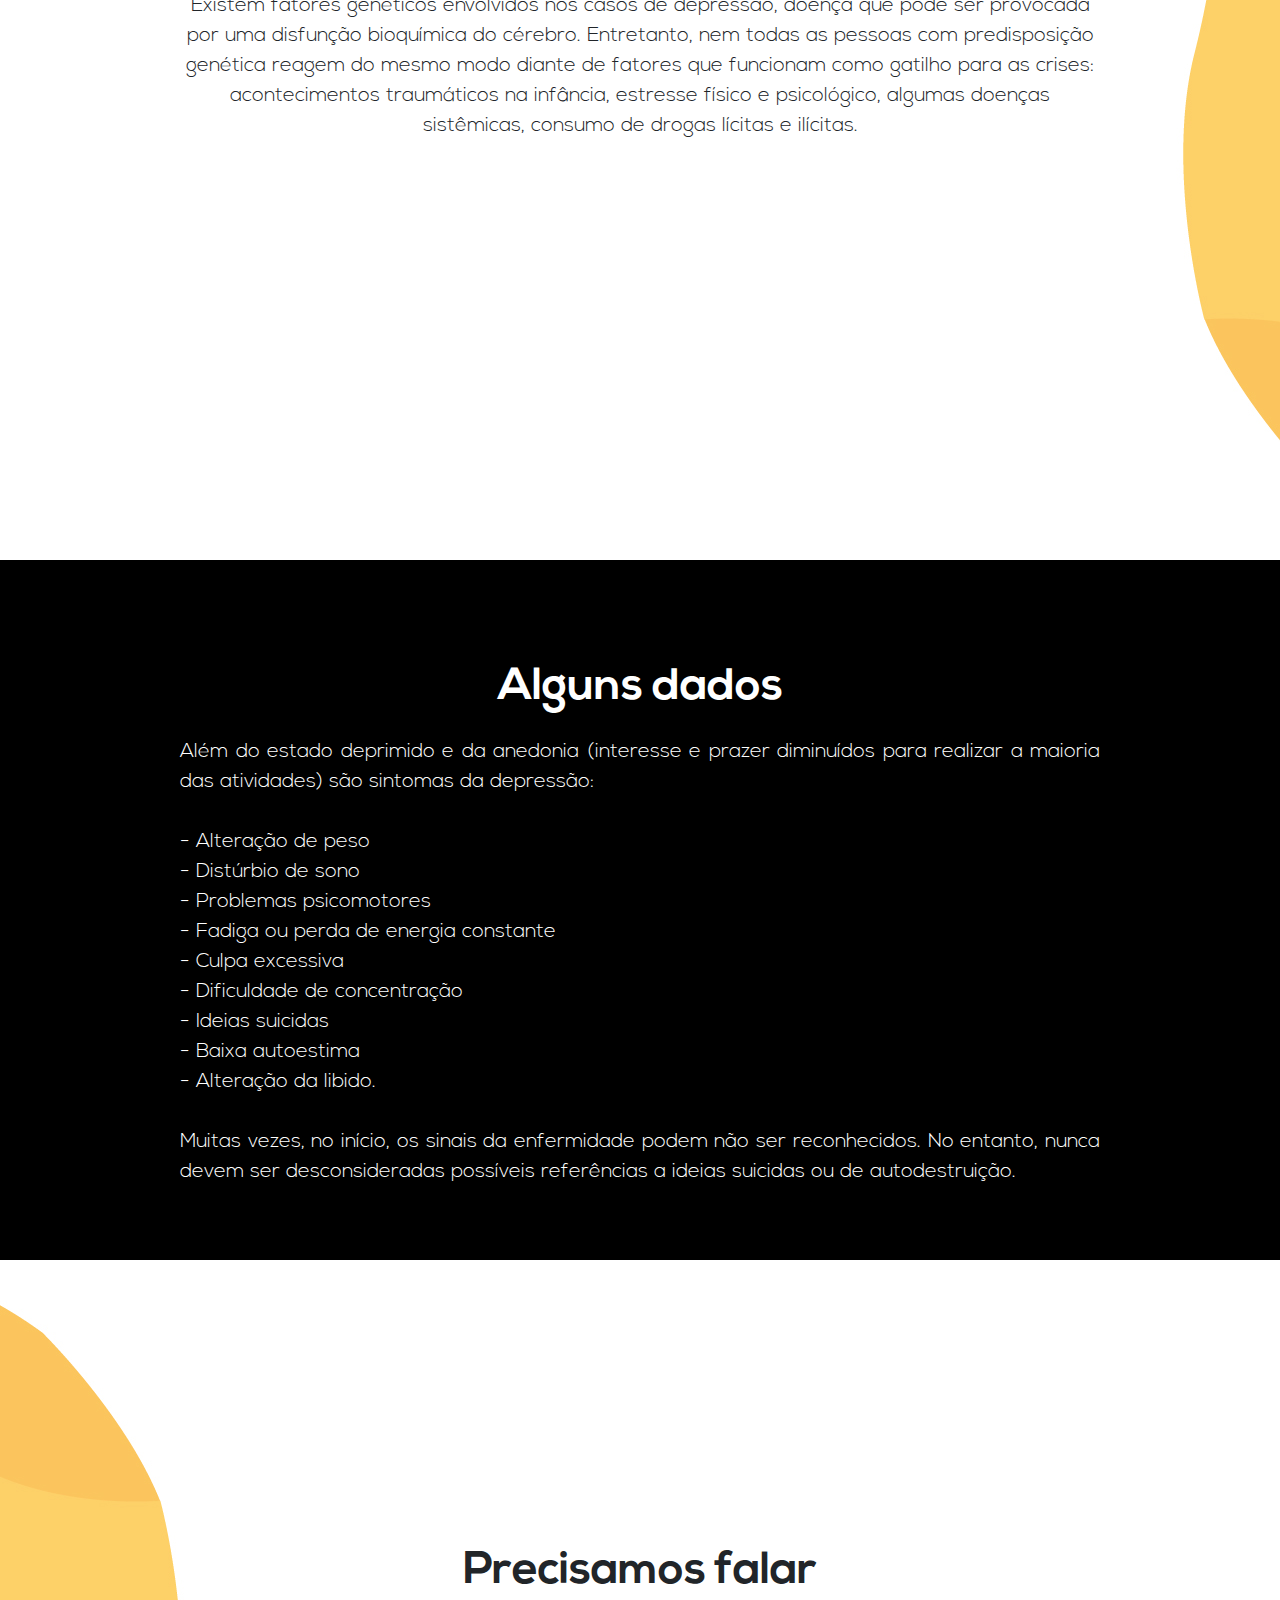
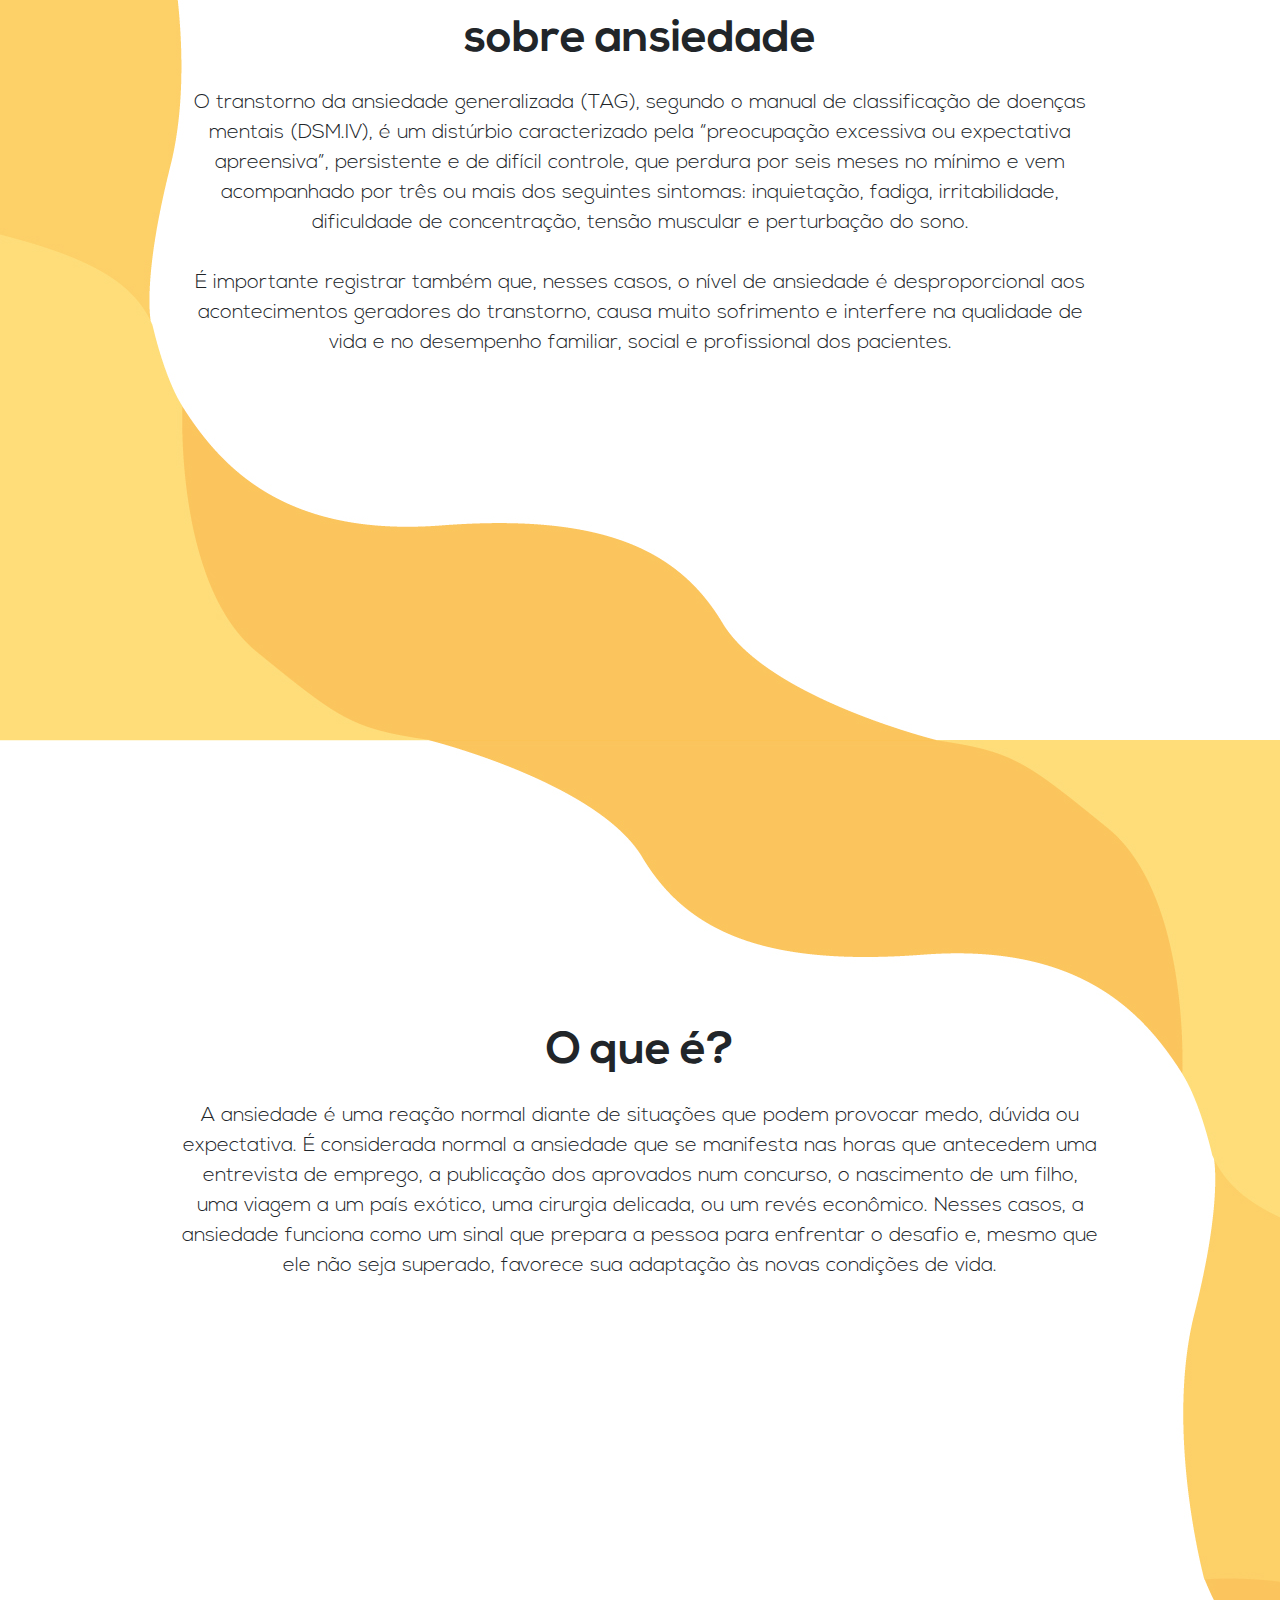
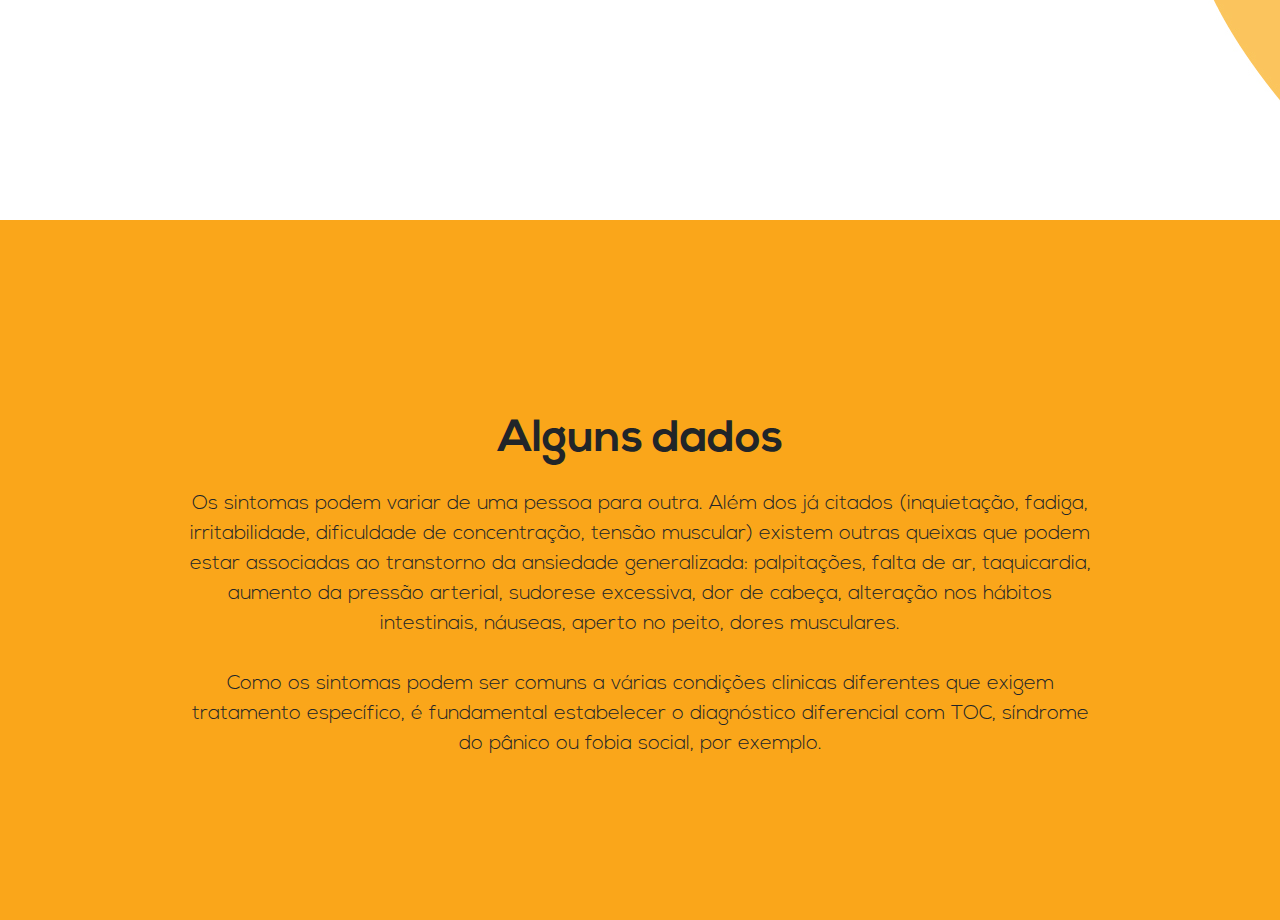
<file: voce-sabia.html>
<html>

<head>
    <title>Sobre Vivência</title>
    <meta charset="UTF-8">
    <meta name="viewport" content="width=device-width, initial-scale=1.0">
    <link rel="stylesheet" href="https://maxcdn.bootstrapcdn.com/bootstrap/4.3.1/css/bootstrap.min.css">
    <link rel="stylesheet" href="css/style.css">
</head>

<body>
    <div class="background-projeto-1">
        <div class="nav-celular" style="width: 100%; position: fixed; top: 0; left: 0; z-index: 99;">
            <div class="container">
                <div class="row" tag="cabecalho">
                    <div class="col-1">
                        <div id="mySidenav" class="sidenav">
                            <div class="sidenav-link">
                                <a href="o-projeto.html">O Projeto</a>
                                <a href="voce-sabia.html">Você Sabia?</a>
                                <a href="entrevistas.html">Entrevistas</a>
                                <a href="depoimentos.html">Depoimentos</a>
                            </div>
                            <div class="sidenav-social">
                                <nav>
                                    <ul class="icones-sociais">
                                        <li>
                                            <a href="https://www.instagram.com/sobre.vivencia.uam/" target="_blank" class="instagram">
                                                instagram
                                            </a>
                                        </li>
                                        <li>
                                            <a href="https://www.facebook.com/sobre.vivencia.uam/" target="_blank" class="facebook">
                                                facebook
                                            </a>
                                        </li>
                                        <li>
                                            <a href="https://www.youtube.com/channel/UCqBCN3TvtbM7kifGtlwQaRw/" target="_blank" class="youtube">
                                                youtube
                                            </a>
                                        </li>
                                    </ul>
                                </nav>
                            </div>
                        </div>
                        <div id="main"
                            style="margin-left: 0px; display: block; position: relative; left: 0px; color: #000000; z-index :99999">
                            <div class="btn-menu" onclick="toggleNav(this);">
                                <div class="bar1"></div>
                                <div class="bar2"></div>
                                <div class="bar3"></div>
                            </div>
                        </div>
                        <script>
                            function toggleNav(x) {
                                document.getElementById("mySidenav").style.width = document.getElementById("mySidenav").style.width === "100%" ? '' : "100%";
                                document.getElementById("main").style.width = document.getElementById("main").style.width === "250px" ? '' : "250px";
                                x.classList.toggle("change");
                            }
                        </script>
                    </div>
                    <div class="col-10">
                        <div class="logo">
                            <a href="o-projeto.html">
                                <img src="image/logo-reduzido.png" alt="Cerebro" style="width: 60px; margin-top: 5px;">
                            </a>
                        </div>
                    </div>
                </div>
            </div>
        </div>
        <div class="container">
            <div class="row">
                <div class="col-1">
                </div>
                <div class="col-10">
                    <div class="row">
                        <div class="col-12">
                            <div class="titulo-7">
                                <p>Precisamos falar<br>
                                   sobre a depressão</p>
                            </div>
                            <div class="texto-2">
                                <p>É importante distinguir a tristeza patológica daquela transitória provocada por acontecimentos difíceis e desagradáveis, mas que são inerentes à vida de todas as pessoas, como a morte de um ente querido, a perda de emprego, os desencontros amorosos, os desentendimentos familiares, as dificuldades econômicas etc.<br>
                                <br>Diante das adversidades, as pessoas sem a doença sofrem, ficam tristes, mas encontram uma forma de superá-las. Nos quadros de depressão, a tristeza não dá tréguas, mesmo que não haja uma causa aparente. O humor permanece deprimido praticamente o tempo todo, por dias e dias seguidos. Desaparece o interesse pelas atividades que antes davam satisfação e prazer e a pessoa não tem perspectiva de que algo possa ser feito para que seu quadro melhore.</p>
                            </div>
                        </div>
                    </div>
                </div>
            </div>
        </div>
    </div>
    <div class="background-projeto-2-1">
        <div class="container">
            <div class="row">
                <div class="col-1">
                </div>
                <div class="col-10">
                    <div class="row">
                        <div class="col-12">
                            <div class="titulo-7">
                                <p>O que é?</p>
                            </div>
                            <div class="texto-2">
                                <p>A é uma doença psiquiátrica crônica e recorrente que produz uma alteração do humor caracterizada por uma tristeza profunda, sem fim, associada a sentimentos de dor, amargura, desencanto, desesperança, baixa autoestima e culpa, assim como a distúrbios do sono e do apetite.<br>
                                <br>Existem fatores genéticos envolvidos nos casos de depressão, doença que pode ser provocada por uma disfunção bioquímica do cérebro. Entretanto, nem todas as pessoas com predisposição genética reagem do mesmo modo diante de fatores que funcionam como gatilho para as crises: acontecimentos traumáticos na infância, estresse físico e psicológico, algumas doenças sistêmicas, consumo de drogas lícitas e ilícitas.</p>
                            </div>
                        </div>
                    </div>
                </div>
            </div>
        </div>
    </div>
    <div class="dados">
        <div class="container">
            <div class="row">
                <div class="col-1">
                </div>
                <div class="col-10">
                    <div class="row">
                        <div class="col-12">
                            <div class="titulo-3">
                                <p>Alguns dados</p>
                            </div>
                            <div class="texto-3">
                                <p>Além do estado deprimido e da anedonia (interesse e prazer diminuídos para realizar a maioria das atividades) são sintomas da depressão:<br>
                                    <br>- Alteração de peso<br>
                                    - Distúrbio de sono<br>
                                    - Problemas psicomotores<br>
                                    - Fadiga ou perda de energia constante<br>
                                    - Culpa excessiva<br>
                                    - Dificuldade de concentração<br>
                                    - Ideias suicidas<br>
                                    - Baixa autoestima<br>
                                    - Alteração da libido.<br>
                                <br>Muitas vezes, no início, os sinais da enfermidade podem não ser reconhecidos. No entanto, nunca devem ser desconsideradas possíveis referências a ideias suicidas ou de autodestruição.</p>
                            </div>
                        </div>
                    </div>
                </div>
            </div>
        </div>
    </div>
    <div class="background-projeto-1">
        <div class="container">
            <div class="row">
                <div class="col-1">
                </div>
                <div class="col-10">
                    <div class="row">
                        <div class="col-12">
                            <div class="titulo-7">
                                <p>Precisamos falar<br>
                                   sobre ansiedade</p>
                            </div>
                            <div class="texto-2">
                                <p>O transtorno da ansiedade generalizada (TAG), segundo o manual de classificação de doenças mentais (DSM.IV), é um distúrbio caracterizado pela “preocupação excessiva ou expectativa apreensiva”, persistente e de difícil controle, que perdura por seis meses no mínimo e vem acompanhado por três ou mais dos seguintes sintomas: inquietação, fadiga, irritabilidade, dificuldade de concentração, tensão muscular e perturbação do sono.<br>
                                <br>É importante registrar também que, nesses casos, o nível de ansiedade é desproporcional aos acontecimentos geradores do transtorno, causa muito sofrimento e interfere na qualidade de vida e no desempenho familiar, social e profissional dos pacientes.</p>
                            </div>
                        </div>
                    </div>
                </div>
            </div>
        </div>
    </div>
    <div class="background-projeto-2-1">
        <div class="container">
            <div class="row">
                <div class="col-1">
                </div>
                <div class="col-10">
                    <div class="row">
                        <div class="col-12">
                            <div class="titulo-7">
                                <p>O que é?</p>
                            </div>
                            <div class="texto-2">
                                <p>A ansiedade é uma reação normal diante de situações que podem provocar medo, dúvida ou expectativa. É considerada normal a ansiedade que se manifesta nas horas que antecedem uma entrevista de emprego, a publicação dos aprovados num concurso, o nascimento de um filho, uma viagem a um país exótico, uma cirurgia delicada, ou um revés econômico. Nesses casos, a ansiedade funciona como um sinal que prepara a pessoa para enfrentar o desafio e, mesmo que ele não seja superado,  favorece sua adaptação às novas condições de vida.</p>
                            </div>
                        </div>
                    </div>
                </div>
            </div>
        </div>
    </div>
    <div class="dados2">
        <div class="container">
            <div class="row">
                <div class="col-1">
                </div>
                <div class="col-10">
                    <div class="row">
                        <div class="col-12">
                            <div class="titulo-8">
                                <p>Alguns dados</p>
                            </div>
                            <div class="texto-2">
                                <p>Os sintomas podem variar de uma pessoa para outra. Além dos já citados (inquietação, fadiga, irritabilidade, dificuldade de concentração, tensão muscular) existem outras queixas que podem estar associadas ao transtorno da ansiedade generalizada: palpitações, falta de ar, taquicardia, aumento da pressão arterial, sudorese excessiva, dor de cabeça, alteração nos hábitos intestinais, náuseas, aperto no peito, dores musculares.<br>
                                <br>Como os sintomas podem ser comuns a várias condições clinicas diferentes que exigem tratamento específico, é fundamental estabelecer o diagnóstico diferencial com TOC, síndrome do pânico ou fobia social, por exemplo.</p>
                            </div>
                        </div>
                    </div>
                </div>
            </div>
        </div>
    </div>
</body>
</file>
<file: css/style.css>
@font-face {
    font-family: "Nexa Light";
    src: url("../fonts/Nexa-Light.otf") format("opentype");
    }
  
@font-face {
    font-family: "Nexa Bold";
    src: url("../fonts/Nexa-Bold.otf") format("opentype");
    }
    
.background-home{
  background-image: url(../image/background.jpg);
  background-repeat: no-repeat;
  background-size: cover;
  background-position: center;
  height: 100%;
}

@media screen and (max-width: 600px) {
  .background-home{
    height: 810px;
  }
}

.background-projeto-1{
  background-image: url(../image/background-projeto-1.jpg);
  background-repeat: no-repeat;
  background-size: cover;
  background-position: center;
  height: 1080px;
}

@media screen and (max-width: 600px) {
  .background-projeto-1{
    height: 810px;
  }
}

.background-projeto-2{
  background-image: url(../image/background-projeto-2.jpg);
  background-repeat: no-repeat;
  background-size: cover;
  background-position: center;
  height: 1080px;
}

@media screen and (max-width: 600px) {
  .background-projeto-2{
    height: 650px;
  }
}

.background-projeto-2-1{
  background-image: url(../image/background-projeto-2.jpg);
  background-repeat: no-repeat;
  background-size: cover;
  background-position: center;
  height: 1080px;
}

@media screen and (max-width: 600px) {
  .background-projeto-2-1{
    height: 700px;
  }
}

@media screen and (max-width: 600px) {
  .background-projeto-3{
    background-image: url(../image/background-projeto-2.jpg);
    background-repeat: no-repeat;
    background-size: cover;
    background-position: center;
    height: 800px;
  }
}

.background-projeto-4{
  background-image: url(../image/background-projeto-1.jpg);
  background-repeat: no-repeat;
  background-size: cover;
  background-position: center;
  height: 800px;
}

@media screen and (max-width: 600px) {
  .background-projeto-4{
    height: 600px;
  }
}

.background-projeto-5{
  background-image: url(../image/background-projeto-2.jpg);
  background-repeat: no-repeat;
  background-size: cover;
  background-position: center;
  height: 800px;
}

@media screen and (max-width: 600px) {
  .background-projeto-5{
    height: 600px;
  }
}
.trailer{
  background-color: #000;
}

.documentario{
  background-color: #faa61a;
}

.dados{
  background-color: #000;
  height: 700px;
}

.dados2{
  background-color: #faa61a;
  height: 700px;
}

.em-breve{
  background-color: #faa61a;
  height: 600px;
}

.fale-conosco{
  background-color: #faa61a;
}

a{
    text-decoration: none;
    color: #000;
}

.sidenav {
    width: 100%;
    display: flex;
    flex-flow: column;
    align-content: space-between;
    height: 100%;
    width: 0;
    position: fixed;
    z-index: 1;
    top: 0;
    left: 0;
    background-color: #faa61a;
    overflow-x: hidden;
    transition: 0.5s;
    padding-top: 60px;
  }

  .sidenav a {
    padding: 8px 8px 8px 32px;
    text-decoration: none;
    font-size: 25px;
    color: #000;
    display: block;
    transition: 0.3s;
    text-align: center;
    font-family: 'Nexa Light';
  }

  .sidenav a:hover {
    color: #222222;
    font-family: 'Nexa Bold';
    text-decoration-line: line-through;
  }

  .sidenav .closebtn {
    position: absolute;
    top: 0;
    font-size: 36px;
    margin-left: 320px;
  }

  #main {
    transition: margin-left .5s;
    padding: 16px;
  }

    /* Btn Menu Style */
  
.btn-menu {
    display: inline-block;
    cursor: pointer;
    position: fixed;
  }
  
  .bar1, .bar2, .bar3 {
    width: 35px;
    height: 5px;
    background-color: #000;
    margin: 6px 0;
    transition: 0.4s;
  }
  
  .change .bar1 {
    -webkit-transform: rotate(-45deg) translate(-9px, 6px);
    transform: rotate(-45deg) translate(-9px, 6px);
  }
  
  .change .bar2 {opacity: 0;}
  
  .change .bar3 {
    -webkit-transform: rotate(45deg) translate(-8px, -8px);
    transform: rotate(45deg) translate(-8px, -8px);
  }

  .sidenav-link{
    flex: 1;
  }
  
  .sidenav-social{
    padding-bottom: 50px;
  }
  
  
  .icones-sociais{  
    text-align: center;
    padding-left: 25px;
  }
   
  .icones-sociais li {
      display: inline-block;
  }
   
  .icones-sociais a {
      width: 10%;
      height: 10%;
      background-repeat: no-repeat;
      text-indent: -99999px;
  }

  .instagram {
    background-image: url(../image/instagram.png);
}
 
.facebook {
    background-image: url(../image/facebook.png);
}

.youtube{
    background-image: url(../image/youtube.png);
}

.logo-home{
  width: 40%;
  padding-top: 60px;
}

@media screen and (max-width: 600px) {
.logo-home{
  width: 100%;
}
}

.logo{
  text-align: center;
  margin-top: 10px;
}


.video{    
    margin-top: 20px;
    flex-direction: row;
    justify-content: center;
    display: flex;
    align-items: center;
}

.video-2{    
  margin-top: 20px;
  padding-bottom: 200px;
  flex-direction: row;
  justify-content: center;
  display: flex;
  align-items: center;
}

@media screen and (max-width: 600px) {
  .video-2{    
    margin-top: 20px;
    padding-bottom: 100px;
    flex-direction: row;
    justify-content: center;
    display: flex;
    align-items: center;
  }
}

.video-3{    
  margin-top: 20px;
  padding-bottom: 200px;
  flex-direction: row;
  justify-content: center;
  display: flex;
  align-items: center;
}

@media screen and (max-width: 600px) {
  .video-3{    
    margin-top: 20px;
    padding-bottom: 50px;
    flex-direction: row;
    justify-content: center;
    display: flex;
    align-items: center;
  }
}

.continue-lendo{
    text-align: center;
    font-family: 'Nexa Light', sans-serif;
    color: #000;
    padding-top: 20px;
}

.continue-lendo p{
    font-family: 'Nexa Light', sans-serif;
}

.continue-lendo i{
    font-size: 30px;
    position: relative;
    top: -25px;
}

.continue-lendo :hover{
    color: #faa61a;
    text-decoration: none;
}

.continue-lendo p:hover{
    font-family: 'Nexa Bold', sans-serif;
}

.poster{
  width: 85%;
  padding-top: 35%;
  position: relative;
  right: -20px;
}

@media screen and (max-width: 600px){
  .poster{
    width: 85%;
    padding-top: 45%;
    position: relative;
    right: -20px;
  }
}

.titulo{
  font-family: 'Nexa Bold', sans-serif;
  font-size: 45px;
  text-align: justify;
  margin-top: 40%;
}
@media screen and (max-width: 600px) {
  .titulo{
    font-family: 'Nexa Bold', sans-serif;
    font-size: 30px;
    text-align: justify;
    margin-top: 60%;
  }
}

.texto{
  font-family: 'Nexa Light', sans-serif;
  font-size: 20px;
  text-align: justify;
}

@media screen and (max-width: 600px) {
  .texto{
    font-family: 'Nexa Light', sans-serif;
    font-size: 15px;
    text-align: justify;
  }
}

.titulo-2{
  font-family: 'Nexa Bold', sans-serif;
  font-size: 45px;
  text-align: center;
  margin-top: 20%;
}
@media screen and (max-width: 600px) {
  .titulo-2{
    font-family: 'Nexa Bold', sans-serif;
    font-size: 30px;
    text-align: justify;
    margin-top: 60%;
  }
}

.texto-2{
  font-family: 'Nexa Light', sans-serif;
  font-size: 20px;
  text-align: center;
}

@media screen and (max-width: 600px) {
  .texto-2{
    font-family: 'Nexa Light', sans-serif;
    font-size: 15px;
    text-align: justify;
    margin-top: 10px;
  }
}

.titulo-3{
  font-family: 'Nexa Bold', sans-serif;
  font-size: 45px;
  text-align: center;
  margin-top: 10%;
  color: white;
}
@media screen and (max-width: 600px) {
  .titulo-3{
    font-family: 'Nexa Bold', sans-serif;
    font-size: 30px;
    text-align: center;
    margin-top: 30%;
    color: white;
  }
}

.titulo-4{
  font-family: 'Nexa Bold', sans-serif;
  font-size: 45px;
  text-align: center;
  margin-top: 15%;
}
@media screen and (max-width: 600px) {
  .titulo-4{
    font-family: 'Nexa Bold', sans-serif;
    font-size: 30px;
    text-align: center;
    margin-top: 30%;
  }
}

.titulo-5{
  font-family: 'Nexa Bold', sans-serif;
  font-size: 35px;
  text-align: justify;
  margin-top: 20%;
}
@media screen and (max-width: 600px) {
  .titulo-5{
    font-family: 'Nexa Bold', sans-serif;
    font-size: 20px;
    text-align: justify;
    margin-top: 30%;
    position: relative;
    right: 0%;
  }
}

.titulo-6{
  font-family: 'Nexa Bold', sans-serif;
  font-size: 45px;
  text-align: center;
  margin-top: 15%;
  color: #000;
}
@media screen and (max-width: 600px) {
  .titulo-6{
    font-family: 'Nexa Bold', sans-serif;
    font-size: 30px;
    text-align: center;
    margin-top: 20%;
  }
}

.titulo-7{
  font-family: 'Nexa Bold', sans-serif;
  font-size: 45px;
  text-align: center;
  margin-top: 30%;
}
@media screen and (max-width: 600px) {
  .titulo-7{
    font-family: 'Nexa Bold', sans-serif;
    font-size: 30px;
    text-align: center;
  }
}

.texto-3{
  font-family: 'Nexa Light', sans-serif;
  font-size: 20px;
  text-align: justify;
  color: white;
}

@media screen and (max-width: 600px) {
  .texto-3{
    font-family: 'Nexa Light', sans-serif;
    font-size: 15px;
    text-align: justify;
    color: white;
  }
}

.titulo-8{
  font-family: 'Nexa Bold', sans-serif;
  font-size: 45px;
  text-align: center;
  margin-top: 20%;
}
@media screen and (max-width: 600px) {
  .titulo-8{
    font-family: 'Nexa Bold', sans-serif;
    font-size: 30px;
    text-align: center;
    margin-top: 40%;
  }
}

.titulo-9{
  font-family: 'Nexa Bold', sans-serif;
  font-size: 45px;
  text-align: justify;
  margin-top: 40%;
}
@media screen and (max-width: 600px) {
  .titulo-9{
    font-family: 'Nexa Bold', sans-serif;
    font-size: 30px;
    text-align: justify;

  }
}

.titulo-10{
  font-family: 'Nexa Bold', sans-serif;
  font-size: 45px;
  text-align: center;
  margin-top: 15%;
  color: white;
}
@media screen and (max-width: 600px) {
  .titulo-10{
    font-family: 'Nexa Bold', sans-serif;
    font-size: 29px;
    text-align: center;
    margin-top: 30%;
    color: white;
  }
}

.texto-4{
  font-family: 'Nexa Bold', sans-serif;
  font-size: 70px;
  text-align: center;
}

@media screen and (max-width: 600px) {
  .texto-4{
    font-family: 'Nexa Bold', sans-serif;
    font-size: 50px;
    text-align: center;
    color: #000;
  }
}

.titulo-9{
  font-family: 'Nexa Bold', sans-serif;
  font-size: 45px;
  text-align: justify;
  margin-top: 20%;
}
@media screen and (max-width: 600px) {
  .titulo-9{
    font-family: 'Nexa Bold', sans-serif;
    font-size: 30px;
    text-align: justify;
    margin-top: 30%
  }
}

.integrantes{
  width: 100%;
  padding-top: 15%;
  position: relative;
  right: -10px;
}

@media screen and (max-width: 600px){
  .integrantes{
    width: 120%;
    padding-top: 20%;
    position: relative;
    right: 10px;
  }
}

.depoimento{
  background-color: #dcdcdc;
  height: 150px;
  width: 100%;
  border-radius: 15px;
  margin-bottom: 30px;
  margin-top: 100px;
}

@media screen and (max-width: 600px){
  .depoimento{
    background-color: #dcdcdc;
    height: 150px;
    width: 100%;
    border-radius: 15px;
    margin-bottom: 10px;
    margin-top: 30px;
  }
}

.formulario{
  padding: 20px;
  text-align: center;
 }

 input[type=text], select {
  width: 100%;
  padding: 12px 20px;
  margin: 8px 0;
  display: inline-block;
  background: none; 
  border: none;
  border-bottom: 2px solid #000;
  color: #000;
  font-family: 'Nexa Light', sans-serif;
}

input[type=text]:hover{
  border-bottom: 2px solid #444;
}

input[type=submit] {
  width: 100%;
  background-color: #111;
  color: white;
  padding: 14px 20px;
  margin: 8px 0;
  border: none;
  border-radius: 4px;
  cursor: pointer;
}

input[type=submit]:hover {
  background-color: #222;
}

.checkbox{
  display: block;
  position: relative;
  padding-left: 35px;
  margin-bottom: 12px;
  cursor: pointer;
  font-size: 18px;
  font-family: 'Nexa Light',sans-serif;
  -webkit-user-select: none;
  -moz-user-select: none;
  -ms-user-select: none;
  user-select: none;
}

.checkbox input {
  position: absolute;
  opacity: 0;
  cursor: pointer;
  height: 0;
  width: 0;
}

.checkmark {
  position: absolute;
  top: 5px;
  left: 0;
  height: 25px;
  width: 25px;
  border: 2px solid #000;
}

@media screen and (max-width: 600px){
  .checkmark {
  position: absolute;
  top: 10px;
  left: 0;
  height: 25px;
  width: 25px;
  border: 2px solid #000;
  }
}

.checkbox:hover input ~ .checkmark {
  background-color: #faa61a;
}

.checkbox input:checked ~ .checkmark {
  background-color: #000;
}

.checkmark:after {
  content: "";
  position: absolute;
  display: none;
}

.checkbox input:checked ~ .checkmark:after {
  display: block;
}

.checkbox .checkmark:after {
  left: 9px;
  top: 5px;
  width: 5px;
  height: 10px;
  border: solid #faa61a;
  border-width: 0 3px 3px 0;
  -webkit-transform: rotate(45deg);
  -ms-transform: rotate(45deg);
  transform: rotate(45deg);
</file>
